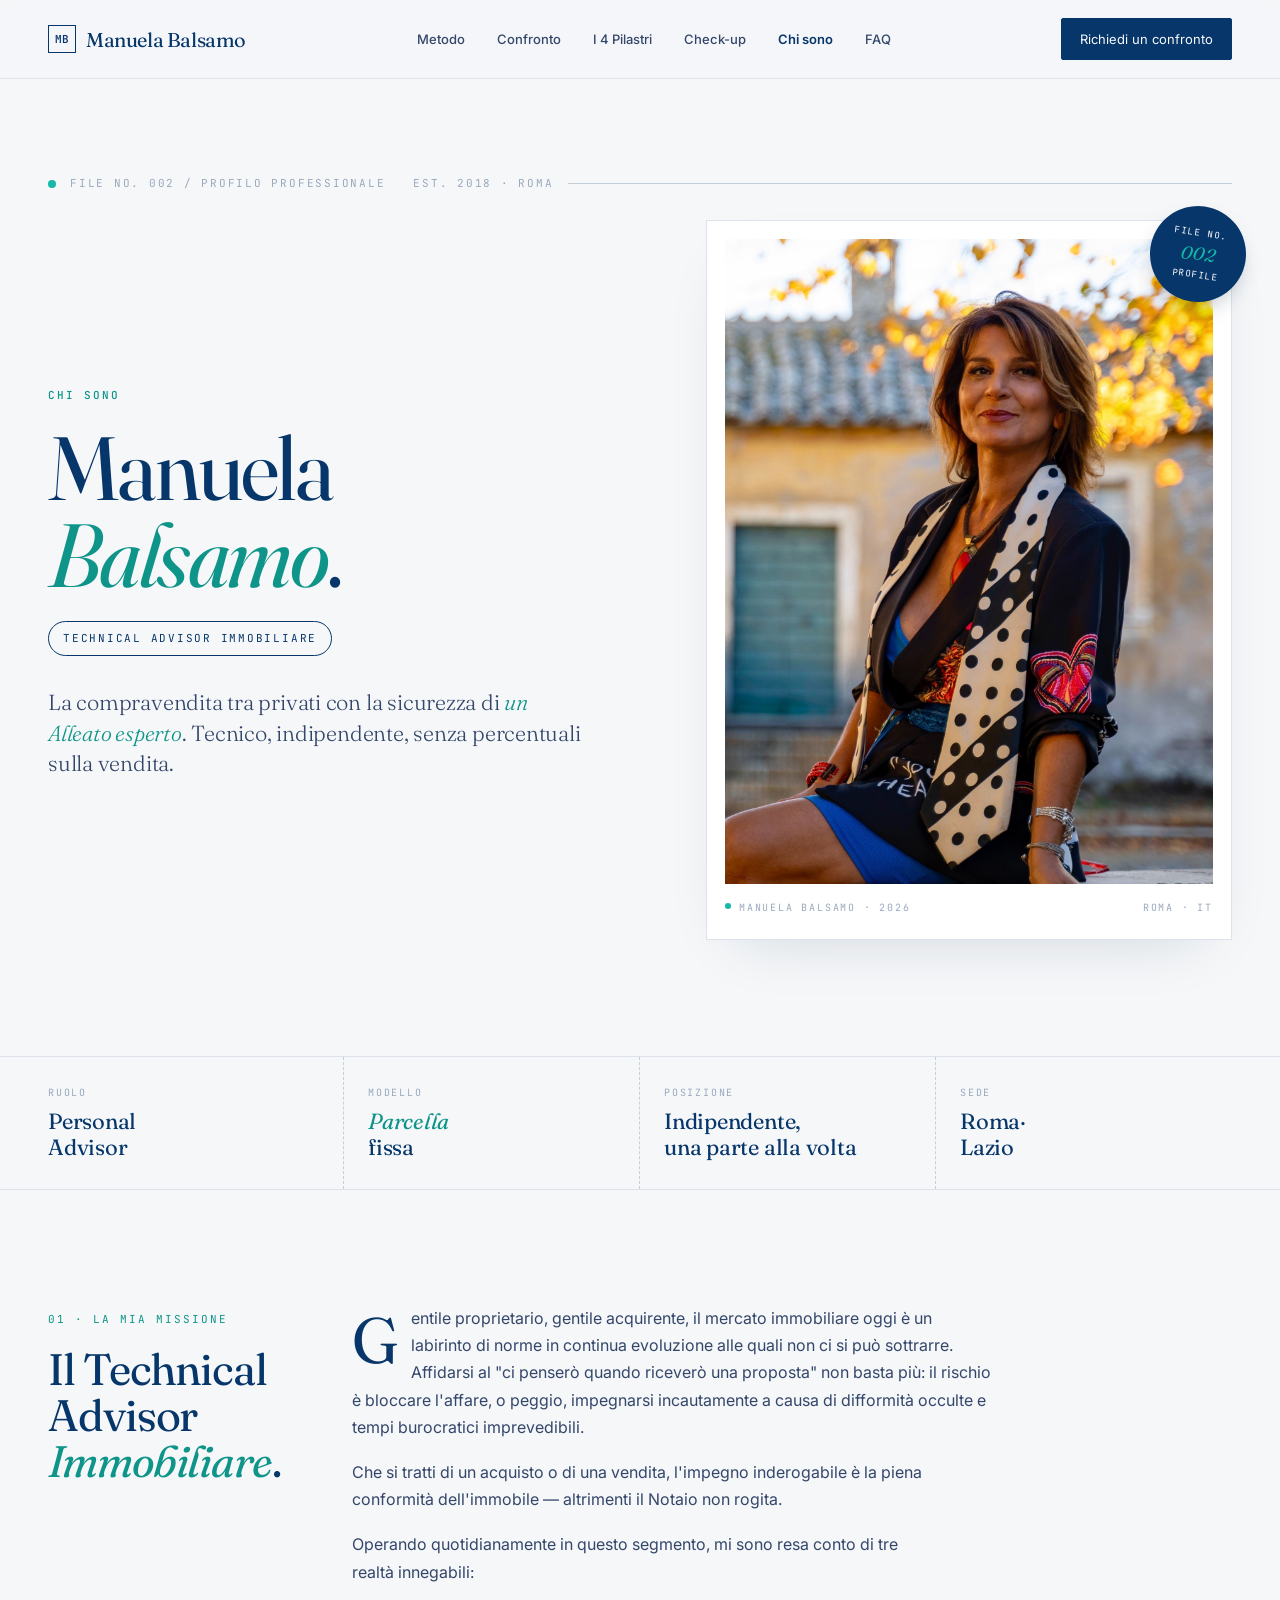
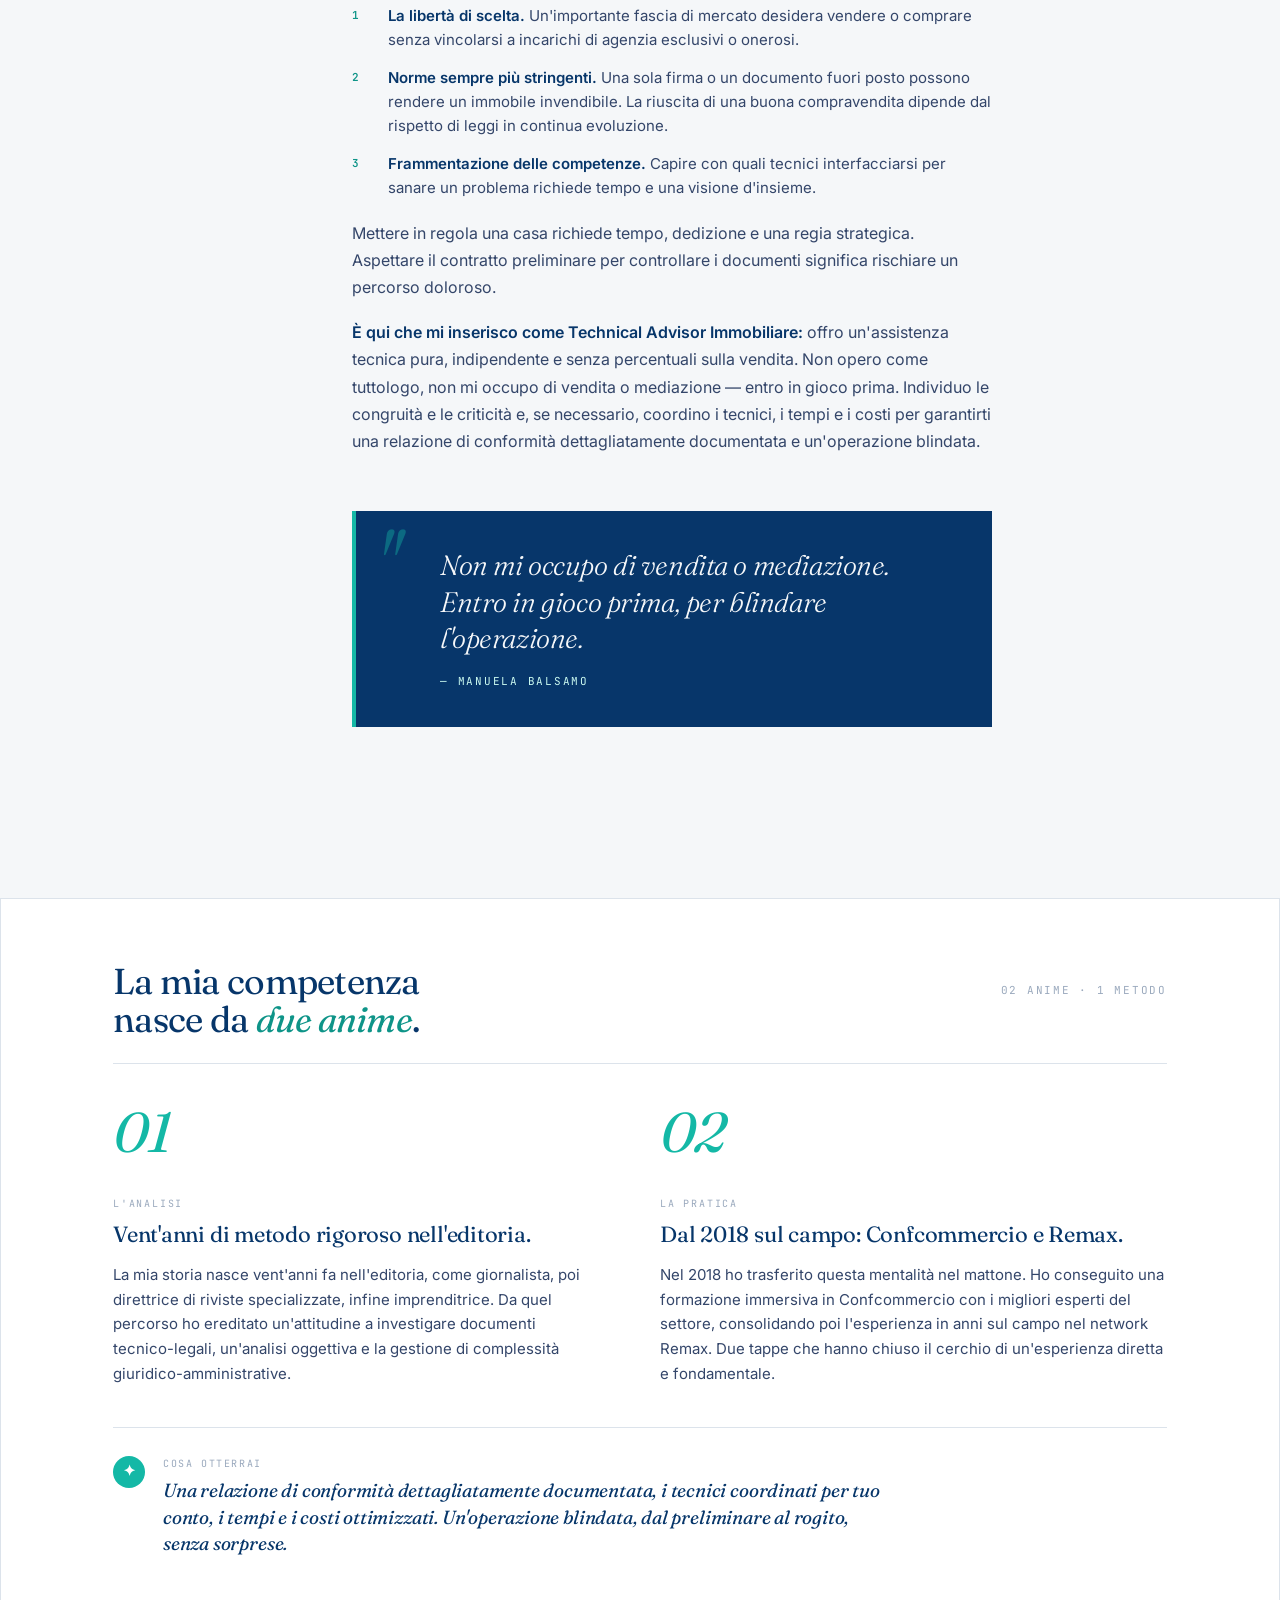
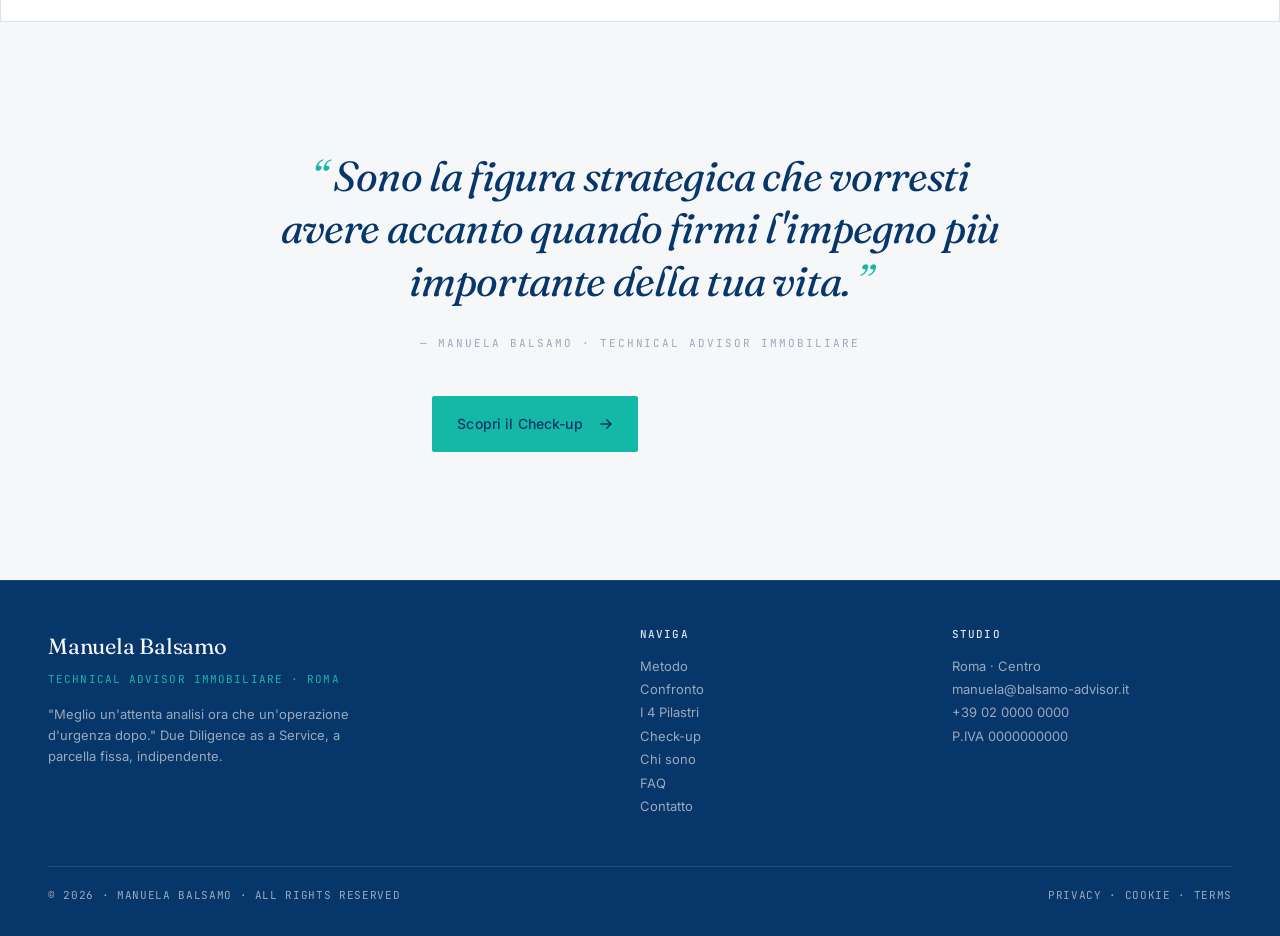
<file: chi-sono.html>
<!doctype html>
<html lang="it">
<head>
  <meta charset="utf-8" />
  <meta name="viewport" content="width=device-width, initial-scale=1" />
  <title>Chi sono · Manuela Balsamo · Technical Advisor Immobiliare</title>
  <meta name="description" content="Manuela Balsamo, Technical Advisor Immobiliare indipendente. Assistenza tecnica pura, parcella fissa, due diligence preventiva." />

  <link rel="preconnect" href="https://fonts.googleapis.com" />
  <link rel="preconnect" href="https://fonts.gstatic.com" crossorigin />
  <link href="https://fonts.googleapis.com/css2?family=Fraunces:ital,opsz,wght@0,9..144,300..600;1,9..144,300..500&family=Inter:wght@400;500;600&family=JetBrains+Mono:wght@400;500&display=swap" rel="stylesheet" />

  <link rel="stylesheet" href="styles.css" />

  <style>
    /* ===== Chi sono · light biographical page ===== */
    body.chi-sono { background: var(--ice-50); color: var(--ink-900); }

    .cs-page {
      max-width: var(--max-w);
      margin: 0 auto;
      padding: 0 var(--gutter);
    }

    /* HERO */
    .cs-hero {
      padding: clamp(48px, 8vw, 96px) 0 clamp(56px, 9vw, 120px);
      position: relative;
    }
    .cs-hero__grid {
      display: grid;
      grid-template-columns: 1.05fr 0.95fr;
      gap: clamp(32px, 6vw, 88px);
      align-items: center;
    }
    .cs-hero__copy {
      max-width: 56ch;
    }
    .cs-hero__file {
      display: flex; align-items: center; gap: 14px;
      font-family: var(--mono);
      font-size: 11px;
      letter-spacing: 0.16em;
      text-transform: uppercase;
      color: var(--blueprint);
      margin-bottom: 28px;
    }
    .cs-hero__file::after {
      content: "";
      flex: 1;
      height: 1px;
      background: var(--ice-300);
    }
    .cs-hero__file .dot {
      width: 8px; height: 8px;
      border-radius: 50%;
      background: var(--teal-500);
    }
    .cs-hero__eyebrow {
      font-family: var(--mono);
      font-size: 11px;
      letter-spacing: 0.18em;
      text-transform: uppercase;
      color: var(--teal-600);
      font-weight: 500;
    }
    .cs-hero__name {
      font-family: var(--serif);
      font-size: clamp(48px, 7vw, 92px);
      line-height: 0.98;
      letter-spacing: -0.028em;
      margin-top: 18px;
      color: var(--navy-900);
    }
    .cs-hero__name em {
      font-style: italic;
      color: var(--teal-600);
    }
    .cs-hero__role {
      display: inline-block;
      margin-top: 22px;
      padding: 8px 14px;
      border: 1px solid var(--navy-900);
      border-radius: 999px;
      font-family: var(--mono);
      font-size: 11px;
      letter-spacing: 0.16em;
      text-transform: uppercase;
      color: var(--navy-900);
    }
    .cs-hero__lede {
      margin-top: 32px;
      font-family: var(--serif);
      font-size: clamp(20px, 1.7vw, 24px);
      line-height: 1.4;
      color: var(--ink-700);
      font-weight: 300;
      letter-spacing: -0.01em;
      max-width: 44ch;
    }
    .cs-hero__lede em {
      font-style: italic;
      color: var(--teal-600);
    }

    /* PHOTO */
    .cs-hero__photo {
      position: relative;
      align-self: stretch;
    }
    .cs-hero__photo-inner {
      position: relative;
      background: #fff;
      border: 1px solid var(--ice-200);
      padding: 18px 18px 24px;
      box-shadow: 0 24px 60px -32px rgba(11,31,58,0.18);
    }
    .cs-hero__photo-inner img {
      width: 100%;
      height: auto;
      display: block;
    }
    .cs-hero__photo-caption {
      display: flex;
      justify-content: space-between;
      align-items: center;
      margin-top: 16px;
      font-family: var(--mono);
      font-size: 10px;
      letter-spacing: 0.18em;
      text-transform: uppercase;
      color: var(--blueprint);
    }
    .cs-hero__photo-caption .dot {
      display: inline-block;
      width: 6px; height: 6px;
      border-radius: 50%;
      background: var(--teal-500);
      margin-right: 8px;
      vertical-align: 2px;
    }
    .cs-hero__photo-stamp {
      position: absolute;
      top: -14px;
      right: -14px;
      width: 96px; height: 96px;
      border-radius: 50%;
      background: var(--navy-900);
      color: #fff;
      display: flex;
      flex-direction: column;
      align-items: center;
      justify-content: center;
      font-family: var(--mono);
      font-size: 9px;
      letter-spacing: 0.18em;
      text-transform: uppercase;
      line-height: 1.4;
      text-align: center;
      transform: rotate(8deg);
      box-shadow: 0 10px 24px -10px rgba(11,31,58,0.4);
    }
    .cs-hero__photo-stamp strong {
      display: block;
      font-family: var(--serif);
      font-size: 18px;
      letter-spacing: -0.01em;
      text-transform: none;
      color: var(--teal-500);
      font-weight: 400;
      font-style: italic;
      margin: 2px 0;
    }

    /* Section divider */
    .cs-meta-bar {
      display: grid;
      grid-template-columns: repeat(4, 1fr);
      gap: 0;
      border-top: 1px solid var(--ice-200);
      border-bottom: 1px solid var(--ice-200);
      margin: 0 calc(-1 * var(--gutter));
      padding: 0 var(--gutter);
    }
    .cs-meta-bar__cell {
      padding: 28px 0;
      border-right: 1px dashed var(--ice-300);
    }
    .cs-meta-bar__cell:last-child { border-right: none; }
    .cs-meta-bar__cell:not(:first-child) { padding-left: 24px; }
    .cs-meta-bar__label {
      font-family: var(--mono);
      font-size: 10px;
      letter-spacing: 0.18em;
      text-transform: uppercase;
      color: var(--blueprint);
      margin-bottom: 8px;
    }
    .cs-meta-bar__value {
      font-family: var(--serif);
      font-size: 22px;
      letter-spacing: -0.01em;
      color: var(--navy-900);
      line-height: 1.2;
    }
    .cs-meta-bar__value em {
      font-style: italic;
      color: var(--teal-600);
    }

    /* BODY */
    .cs-body {
      padding: clamp(64px, 9vw, 120px) 0;
      display: grid;
      grid-template-columns: 240px 1fr;
      gap: clamp(32px, 5vw, 80px);
      align-items: start;
    }
    .cs-body__head {
      position: sticky;
      top: 90px;
    }
    .cs-body__index {
      font-family: var(--mono);
      font-size: 11px;
      letter-spacing: 0.18em;
      text-transform: uppercase;
      color: var(--teal-600);
    }
    .cs-body__title {
      font-family: var(--serif);
      font-size: clamp(32px, 4vw, 44px);
      line-height: 1.05;
      letter-spacing: -0.025em;
      margin-top: 16px;
      color: var(--navy-900);
    }
    .cs-body__title em { font-style: italic; color: var(--teal-600); }

    .cs-prose {
      max-width: 64ch;
      font-family: var(--sans);
      font-size: 16px;
      line-height: 1.7;
      color: var(--ink-700);
    }
    .cs-prose p { margin-bottom: 18px; }
    .cs-prose p:last-child { margin-bottom: 0; }
    .cs-prose strong { color: var(--navy-900); font-weight: 600; }
    .cs-realities {
      list-style: none;
      padding: 0;
      margin: 0 0 20px;
      display: flex;
      flex-direction: column;
      gap: 14px;
      counter-reset: realities;
    }
    .cs-realities li {
      counter-increment: realities;
      position: relative;
      padding-left: 36px;
      font-size: 15px;
      line-height: 1.6;
      color: var(--ink-700);
    }
    .cs-realities li::before {
      content: counter(realities);
      position: absolute;
      left: 0;
      top: 3px;
      font-family: var(--mono);
      font-size: 11px;
      color: var(--teal-600);
      font-weight: 600;
      letter-spacing: 0.08em;
    }
    .cs-prose .dropcap::first-letter {
      font-family: var(--serif);
      font-size: 64px;
      float: left;
      line-height: 0.9;
      padding: 6px 12px 0 0;
      color: var(--navy-900);
      font-weight: 400;
    }

    /* Pull quote */
    .cs-pullquote {
      margin: 56px 0;
      padding: 36px 40px;
      background: var(--navy-900);
      color: var(--ice-50);
      position: relative;
      border-left: 4px solid var(--teal-500);
    }
    .cs-pullquote__mark {
      position: absolute;
      top: 12px;
      left: 18px;
      font-family: var(--serif);
      font-style: italic;
      font-size: 80px;
      line-height: 1;
      color: var(--teal-500);
      opacity: 0.4;
    }
    .cs-pullquote__text {
      font-family: var(--serif);
      font-size: clamp(22px, 2.2vw, 28px);
      line-height: 1.3;
      letter-spacing: -0.015em;
      font-style: italic;
      font-weight: 300;
      padding-left: 44px;
      max-width: 36ch;
    }
    .cs-pullquote__attr {
      display: block;
      margin-top: 16px;
      padding-left: 44px;
      font-family: var(--mono);
      font-size: 11px;
      letter-spacing: 0.16em;
      text-transform: uppercase;
      font-style: normal;
      color: var(--teal-100);
    }

    /* I due fattori */
    .cs-factors {
      background: #fff;
      border: 1px solid var(--ice-200);
      padding: clamp(40px, 5vw, 64px);
      margin: 0 calc(-1 * var(--gutter));
    }
    .cs-factors__inner {
      max-width: var(--max-w);
      margin: 0 auto;
      padding: 0 var(--gutter);
    }
    .cs-factors__head {
      display: flex;
      align-items: baseline;
      justify-content: space-between;
      gap: 24px;
      margin-bottom: 40px;
      padding-bottom: 24px;
      border-bottom: 1px solid var(--ice-200);
    }
    .cs-factors__head h3 {
      font-family: var(--serif);
      font-size: clamp(26px, 3vw, 36px);
      letter-spacing: -0.02em;
      color: var(--navy-900);
      max-width: 24ch;
    }
    .cs-factors__head h3 em { font-style: italic; color: var(--teal-600); }
    .cs-factors__count {
      font-family: var(--mono);
      font-size: 11px;
      letter-spacing: 0.16em;
      text-transform: uppercase;
      color: var(--blueprint);
      white-space: nowrap;
    }

    .cs-factors__grid {
      display: grid;
      grid-template-columns: repeat(2, 1fr);
      gap: 40px;
    }
    .cs-factor {
      position: relative;
      padding-top: 36px;
    }
    .cs-factor__num {
      position: absolute;
      top: 0;
      font-family: var(--serif);
      font-size: 56px;
      line-height: 1;
      color: var(--teal-500);
      font-style: italic;
      letter-spacing: -0.02em;
    }
    .cs-factor__num-label {
      font-family: var(--mono);
      font-size: 10px;
      letter-spacing: 0.18em;
      text-transform: uppercase;
      color: var(--blueprint);
      margin-bottom: 10px;
      padding-top: 56px;
    }
    .cs-factor__title {
      font-family: var(--serif);
      font-size: 22px;
      line-height: 1.25;
      letter-spacing: -0.01em;
      color: var(--navy-900);
      margin-bottom: 14px;
    }
    .cs-factor__body {
      font-family: var(--sans);
      font-size: 15px;
      line-height: 1.65;
      color: var(--ink-700);
    }

    /* Closing CTA */
    .cs-closing {
      padding: clamp(72px, 10vw, 140px) 0;
      text-align: center;
    }
    .cs-closing__quote {
      font-family: var(--serif);
      font-style: italic;
      font-size: clamp(26px, 3.4vw, 42px);
      line-height: 1.25;
      letter-spacing: -0.02em;
      color: var(--navy-900);
      max-width: 28ch;
      margin: 0 auto;
    }
    .cs-closing__quote::before,
    .cs-closing__quote::after {
      content: "\201C";
      color: var(--teal-500);
      font-family: var(--serif);
    }
    .cs-closing__quote::after { content: "\201D"; }
    .cs-closing__sign {
      margin-top: 28px;
      font-family: var(--mono);
      font-size: 11px;
      letter-spacing: 0.18em;
      text-transform: uppercase;
      color: var(--blueprint);
    }
    .cs-closing__cta-row {
      margin-top: 44px;
      display: flex;
      gap: 16px;
      justify-content: center;
      flex-wrap: wrap;
    }

    /* Inline arrow svg helper */
    .icon-arrow {
      display: inline-block;
      width: 14px; height: 14px;
      vertical-align: -2px;
      margin-left: 6px;
    }

    /* Responsive */
    @media (max-width: 900px) {
      .cs-hero__grid { grid-template-columns: 1fr; }
      .cs-hero__photo { order: -1; max-width: 380px; margin: 0 auto; }
      .cs-meta-bar { grid-template-columns: repeat(2, 1fr); }
      .cs-meta-bar__cell:nth-child(2) { border-right: none; }
      .cs-meta-bar__cell:nth-child(3),
      .cs-meta-bar__cell:nth-child(4) { border-top: 1px dashed var(--ice-300); }
      .cs-body { grid-template-columns: 1fr; }
      .cs-body__head { position: static; }
      .cs-factors__grid { grid-template-columns: 1fr; gap: 28px; }
    }
  </style>
</head>
<body class="chi-sono">

  <!-- ===== NAV ===== -->
  <nav class="nav" id="cs-nav">
    <div class="nav__inner">
      <a href="index.html#top" class="nav__brand">
        <span class="nav__brand-mark">MB</span>
        <span>Manuela&nbsp;Balsamo</span>
      </a>
      <div class="nav__links">
        <a href="index.html#metodo">Metodo</a>
        <a href="index.html#confronto">Confronto</a>
        <a href="index.html#stress">I 4 Pilastri</a>
        <a href="index.html#checkup">Check-up</a>
        <a href="chi-sono.html" style="color: var(--navy-900); font-weight: 600;">Chi sono</a>
        <a href="index.html#faq">FAQ</a>
      </div>
      <a href="index.html#contatto" class="nav__cta">Richiedi un confronto</a>
      <button class="nav__burger" aria-label="Apri menu" onclick="document.getElementById('cs-nav').classList.toggle('nav--open')">
        <span></span><span></span><span></span>
      </button>
    </div>
  </nav>

  <main class="cs-page">

    <!-- ===== HERO ===== -->
    <section class="cs-hero">
      <div class="cs-hero__file">
        <span class="dot"></span>
        FILE NO. 002 / PROFILO PROFESSIONALE
        <span style="margin-left:auto; padding-left:14px;">EST. 2018 · ROMA</span>
      </div>

      <div class="cs-hero__grid">
        <div class="cs-hero__copy">
          <span class="cs-hero__eyebrow">CHI SONO</span>
          <h1 class="cs-hero__name">
            Manuela<br>
            <em>Balsamo</em>.
          </h1>
          <span class="cs-hero__role">Technical Advisor Immobiliare</span>
          <p class="cs-hero__lede">
            La compravendita tra privati con la sicurezza di
            <em>un Alleato esperto</em>. Tecnico, indipendente,
            senza percentuali sulla vendita.
          </p>
        </div>

        <div class="cs-hero__photo">
          <div class="cs-hero__photo-inner">
            <img src="assets/manuela-ritratto.jpeg" alt="Manuela Balsamo, Technical Advisor Immobiliare">
            <div class="cs-hero__photo-caption">
              <span><span class="dot"></span>MANUELA BALSAMO · 2026</span>
              <span>ROMA · IT</span>
            </div>
          </div>
          <div class="cs-hero__photo-stamp">
            FILE NO.
            <strong>002</strong>
            PROFILE
          </div>
        </div>
      </div>
    </section>

    <!-- ===== META BAR ===== -->
    <div class="cs-meta-bar">
      <div class="cs-meta-bar__cell">
        <div class="cs-meta-bar__label">RUOLO</div>
        <div class="cs-meta-bar__value">Personal<br>Advisor</div>
      </div>
      <div class="cs-meta-bar__cell">
        <div class="cs-meta-bar__label">MODELLO</div>
        <div class="cs-meta-bar__value"><em>Parcella</em><br>fissa</div>
      </div>
      <div class="cs-meta-bar__cell">
        <div class="cs-meta-bar__label">POSIZIONE</div>
        <div class="cs-meta-bar__value">Indipendente,<br>una parte alla volta</div>
      </div>
      <div class="cs-meta-bar__cell">
        <div class="cs-meta-bar__label">SEDE</div>
        <div class="cs-meta-bar__value">Roma·<br>Lazio</div>
      </div>
    </div>

    <!-- ===== BODY ===== -->
    <section class="cs-body">
      <div class="cs-body__head">
        <span class="cs-body__index">01 · LA MIA MISSIONE</span>
        <h2 class="cs-body__title">Il Technical Advisor <em>Immobiliare</em>.</h2>
      </div>

      <div class="cs-prose">
        <p class="dropcap">
          Gentile proprietario, gentile acquirente, il mercato immobiliare oggi è un labirinto
          di norme in continua evoluzione alle quali non ci si può sottrarre. Affidarsi al
          "ci penserò quando riceverò una proposta" non basta più: il rischio è bloccare
          l'affare, o peggio, impegnarsi incautamente a causa di difformità occulte e tempi
          burocratici imprevedibili.
        </p>
        <p>
          Che si tratti di un acquisto o di una vendita, l'impegno inderogabile è la piena
          conformità dell'immobile — altrimenti il Notaio non rogita.
        </p>
        <p>
          Operando quotidianamente in questo segmento, mi sono resa conto di tre realtà
          innegabili:
        </p>

        <ol class="cs-realities">
          <li>
            <strong>La libertà di scelta.</strong> Un'importante fascia di mercato desidera
            vendere o comprare senza vincolarsi a incarichi di agenzia esclusivi o onerosi.
          </li>
          <li>
            <strong>Norme sempre più stringenti.</strong> Una sola firma o un documento fuori
            posto possono rendere un immobile invendibile. La riuscita di una buona
            compravendita dipende dal rispetto di leggi in continua evoluzione.
          </li>
          <li>
            <strong>Frammentazione delle competenze.</strong> Capire con quali tecnici
            interfacciarsi per sanare un problema richiede tempo e una visione d'insieme.
          </li>
        </ol>

        <p>
          Mettere in regola una casa richiede tempo, dedizione e una regia strategica.
          Aspettare il contratto preliminare per controllare i documenti significa rischiare
          un percorso doloroso.
        </p>
        <p>
          <strong>È qui che mi inserisco come Technical Advisor Immobiliare:</strong> offro
          un'assistenza tecnica pura, indipendente e senza percentuali sulla vendita. Non
          opero come tuttologo, non mi occupo di vendita o mediazione — entro in gioco prima.
          Individuo le congruità e le criticità e, se necessario, coordino i tecnici, i tempi
          e i costi per garantirti una relazione di conformità dettagliatamente documentata e
          un'operazione blindata.
        </p>

        <div class="cs-pullquote">
          <span class="cs-pullquote__mark">"</span>
          <div class="cs-pullquote__text">Non mi occupo di vendita o mediazione. Entro in gioco prima, per blindare l'operazione.</div>
          <span class="cs-pullquote__attr">— Manuela Balsamo</span>
        </div>
      </div>
    </section>

    <!-- ===== I DUE FATTORI ===== -->
    <section class="cs-factors">
      <div class="cs-factors__inner">
        <div class="cs-factors__head">
          <h3>La mia competenza nasce da <em>due anime</em>.</h3>
          <div class="cs-factors__count">02 ANIME · 1 METODO</div>
        </div>

        <div class="cs-factors__grid">
          <div class="cs-factor">
            <div class="cs-factor__num">01</div>
            <div class="cs-factor__num-label">L'ANALISI</div>
            <h4 class="cs-factor__title">Vent'anni di metodo rigoroso nell'editoria.</h4>
            <p class="cs-factor__body">
              La mia storia nasce vent'anni fa nell'editoria, come giornalista, poi direttrice
              di riviste specializzate, infine imprenditrice. Da quel percorso ho ereditato
              un'attitudine a investigare documenti tecnico-legali, un'analisi oggettiva e la
              gestione di complessità giuridico-amministrative.
            </p>
          </div>

          <div class="cs-factor">
            <div class="cs-factor__num">02</div>
            <div class="cs-factor__num-label">LA PRATICA</div>
            <h4 class="cs-factor__title">Dal 2018 sul campo: Confcommercio e Remax.</h4>
            <p class="cs-factor__body">
              Nel 2018 ho trasferito questa mentalità nel mattone. Ho conseguito una
              formazione immersiva in Confcommercio con i migliori esperti del settore,
              consolidando poi l'esperienza in anni sul campo nel network Remax. Due tappe
              che hanno chiuso il cerchio di un'esperienza diretta e fondamentale.
            </p>
          </div>
        </div>

        <div style="margin-top: 40px; padding-top: 28px; border-top: 1px solid var(--ice-200); display: flex; gap: 18px; align-items: flex-start;">
          <div style="flex-shrink: 0; width: 32px; height: 32px; border-radius: 50%; background: var(--teal-500); color: #fff; display: flex; align-items: center; justify-content: center; font-family: var(--mono); font-size: 15px; font-weight: 600;">✦</div>
          <div>
            <div style="font-family: var(--mono); font-size: 10px; letter-spacing: 0.16em; text-transform: uppercase; color: var(--blueprint); margin-bottom: 6px;">COSA OTTERRAI</div>
            <p style="font-family: var(--serif); font-size: 19px; line-height: 1.4; letter-spacing: -0.01em; color: var(--navy-900); font-style: italic; max-width: 60ch;">
              Una relazione di conformità dettagliatamente documentata, i tecnici coordinati
              per tuo conto, i tempi e i costi ottimizzati. Un'operazione blindata, dal
              preliminare al rogito, senza sorprese.
            </p>
          </div>
        </div>
      </div>
    </section>

    <!-- ===== CLOSING ===== -->
    <section class="cs-closing">
      <p class="cs-closing__quote">
        Sono la figura strategica che vorresti avere accanto quando firmi l'impegno più importante della tua vita.
      </p>
      <div class="cs-closing__sign">— MANUELA BALSAMO · TECHNICAL ADVISOR IMMOBILIARE</div>

      <div class="cs-closing__cta-row">
        <a href="index.html#checkup" class="btn btn--primary">
          Scopri il Check-up
          <svg class="icon-arrow" viewBox="0 0 14 14" fill="none" stroke="currentColor" stroke-width="1.5"><path d="M2 7h10M8 3l4 4-4 4" stroke-linecap="square"></path></svg>
        </a>
        <a href="index.html#contatto" class="btn btn--outline">
          Richiedi un confronto
        </a>
      </div>
    </section>

  </main>

  <!-- ===== FOOTER ===== -->
  <footer class="footer">
    <div class="container">
      <div class="footer__inner">
        <div>
          <div class="footer__brand">Manuela Balsamo</div>
          <div class="footer__tag">TECHNICAL ADVISOR IMMOBILIARE · ROMA</div>
          <p style="margin-top: 16px; max-width: 42ch; font-size: 13px; line-height: 1.6; color: var(--blueprint);">
            "Meglio un'attenta analisi ora che un'operazione d'urgenza dopo." Due Diligence as a Service, a parcella fissa, indipendente.
          </p>
        </div>
        <div class="footer__col">
          <h4>Naviga</h4>
          <a href="index.html#metodo">Metodo</a>
          <a href="index.html#confronto">Confronto</a>
          <a href="index.html#stress">I 4 Pilastri</a>
          <a href="index.html#checkup">Check-up</a>
          <a href="chi-sono.html">Chi sono</a>
          <a href="index.html#faq">FAQ</a>
          <a href="index.html#contatto">Contatto</a>
        </div>
        <div class="footer__col">
          <h4>Studio</h4>
          <p>Roma · Centro</p>
          <p>manuela@balsamo-advisor.it</p>
          <p>+39 02 0000 0000</p>
          <p>P.IVA 0000000000</p>
        </div>
      </div>
      <div class="footer__bottom">
        <span>© 2026 · MANUELA BALSAMO · ALL RIGHTS RESERVED</span>
        <span>PRIVACY · COOKIE · TERMS</span>
      </div>
    </div>
  </footer>

</body>
</html>
</file>
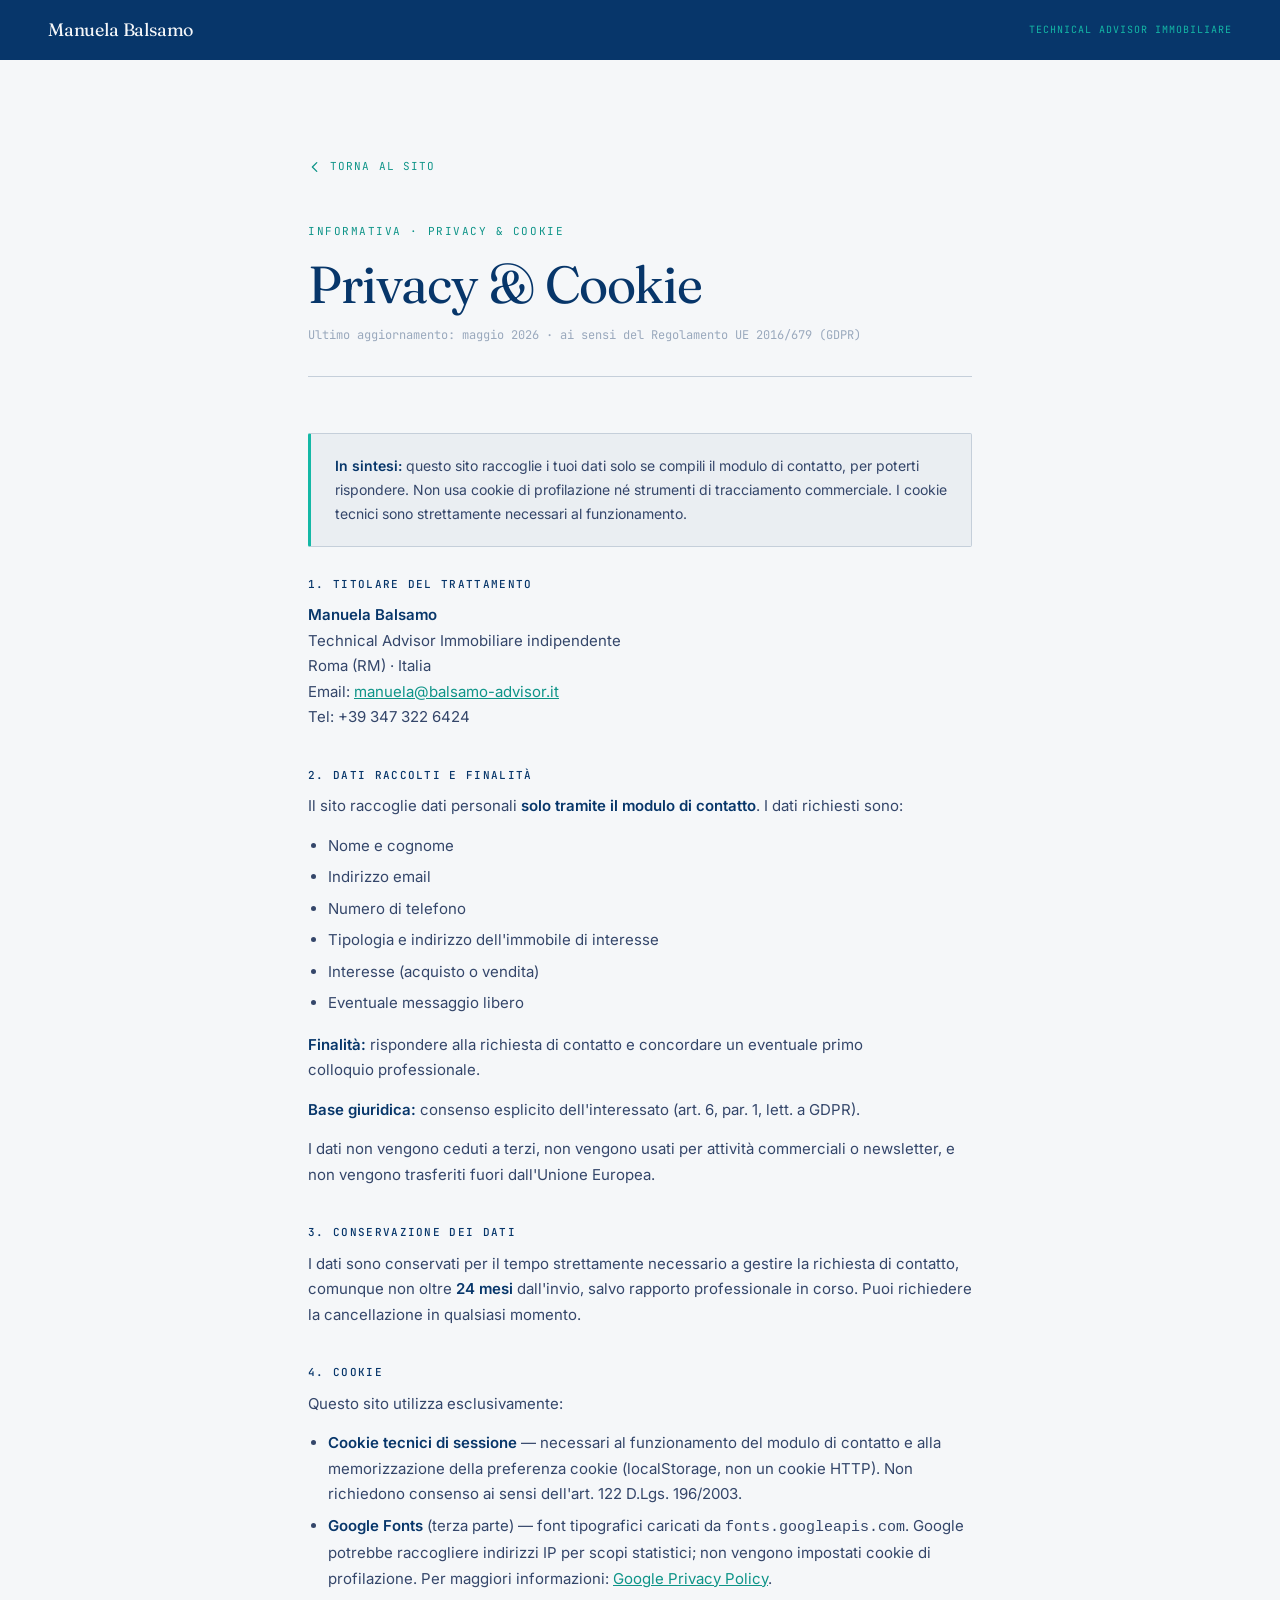
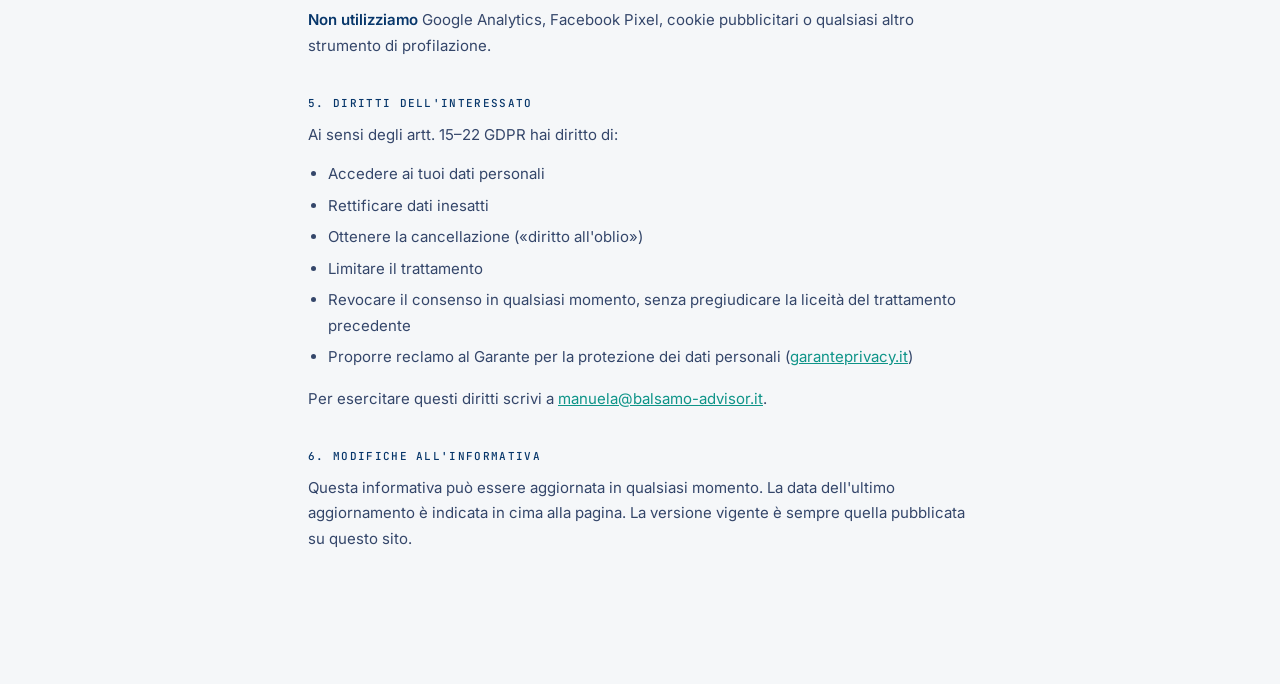
<file: privacy.html>
<!DOCTYPE html>
<html lang="it">
<head>
  <meta charset="utf-8" />
  <meta name="viewport" content="width=device-width, initial-scale=1" />
  <title>Privacy & Cookie · Manuela Balsamo Advisor</title>
  <meta name="description" content="Informativa sul trattamento dei dati personali e sull'utilizzo dei cookie — Manuela Balsamo, Technical Advisor Immobiliare." />
  <meta name="robots" content="noindex, follow" />

  <link rel="preconnect" href="https://fonts.googleapis.com" />
  <link rel="preconnect" href="https://fonts.gstatic.com" crossorigin="" />
  <link href="https://fonts.googleapis.com/css2?family=Fraunces:ital,opsz,wght@0,9..144,300..600;1,9..144,300..500&family=Inter:wght@400;500;600&family=JetBrains+Mono:wght@400;500&display=swap" rel="stylesheet" />
  <link rel="stylesheet" href="styles.css" />

  <style>
    .priv-wrap {
      max-width: 760px;
      margin: 0 auto;
      padding: clamp(48px, 8vw, 96px) var(--gutter) clamp(72px, 10vw, 120px);
    }
    .priv-back {
      display: inline-flex;
      align-items: center;
      gap: 8px;
      font-family: var(--mono);
      font-size: 11px;
      letter-spacing: 0.1em;
      text-transform: uppercase;
      color: var(--blueprint);
      text-decoration: none;
      margin-bottom: 48px;
      transition: color 160ms ease;
    }
    .priv-back:hover { color: var(--teal-600); }
    .priv-back svg { width: 14px; height: 14px; flex-shrink: 0; }

    .priv-eyebrow {
      font-family: var(--mono);
      font-size: 11px;
      letter-spacing: 0.14em;
      text-transform: uppercase;
      color: var(--teal-600);
      margin-bottom: 16px;
      display: block;
    }
    .priv-wrap h1 {
      font-family: var(--serif);
      font-size: clamp(32px, 5vw, 52px);
      font-weight: 400;
      letter-spacing: -0.02em;
      color: var(--navy-900);
      line-height: 1.1;
      margin-bottom: 12px;
    }
    .priv-updated {
      font-family: var(--mono);
      font-size: 12px;
      color: var(--blueprint);
      margin-bottom: 56px;
      display: block;
      border-bottom: 1px solid var(--ice-300);
      padding-bottom: 32px;
    }
    .priv-wrap h2 {
      font-family: var(--mono);
      font-size: 11px;
      letter-spacing: 0.12em;
      text-transform: uppercase;
      color: var(--navy-900);
      font-weight: 500;
      margin: 40px 0 12px;
    }
    .priv-wrap h2:first-of-type { margin-top: 0; }
    .priv-wrap p {
      font-size: 15px;
      line-height: 1.7;
      color: var(--ink-700);
      margin-bottom: 14px;
    }
    .priv-wrap ul {
      margin: 0 0 16px 0;
      padding-left: 20px;
    }
    .priv-wrap li {
      font-size: 15px;
      line-height: 1.7;
      color: var(--ink-700);
      margin-bottom: 6px;
    }
    .priv-wrap a { color: var(--teal-600); }
    .priv-wrap strong { color: var(--navy-900); font-weight: 600; }

    .priv-box {
      background: var(--ice-100);
      border: 1px solid var(--ice-300);
      border-left: 3px solid var(--teal-500);
      padding: 20px 24px;
      border-radius: 2px;
      margin: 32px 0;
    }
    .priv-box p { margin: 0; font-size: 14px; }

    /* nav-bar minimale */
    .priv-nav {
      background: var(--navy-900);
      padding: 16px var(--gutter);
      display: flex;
      align-items: center;
      justify-content: space-between;
    }
    .priv-nav__brand {
      font-family: var(--serif);
      font-size: 18px;
      color: var(--ice-50);
      text-decoration: none;
      letter-spacing: -0.01em;
    }
    .priv-nav__tag {
      font-family: var(--mono);
      font-size: 10px;
      letter-spacing: 0.1em;
      text-transform: uppercase;
      color: var(--teal-500);
    }
  </style>
</head>
<body>

  <nav class="priv-nav">
    <a href="index.html" class="priv-nav__brand">Manuela Balsamo</a>
    <span class="priv-nav__tag">Technical Advisor Immobiliare</span>
  </nav>

  <div class="priv-wrap">

    <a href="index.html" class="priv-back">
      <svg viewBox="0 0 16 16" fill="none" stroke="currentColor" stroke-width="1.5" stroke-linecap="round" stroke-linejoin="round">
        <path d="M10 3L5 8l5 5"/>
      </svg>
      Torna al sito
    </a>

    <span class="priv-eyebrow">Informativa · Privacy &amp; Cookie</span>
    <h1>Privacy &amp; Cookie</h1>
    <span class="priv-updated">Ultimo aggiornamento: maggio 2026 · ai sensi del Regolamento UE 2016/679 (GDPR)</span>

    <div class="priv-box">
      <p><strong>In sintesi:</strong> questo sito raccoglie i tuoi dati solo se compili il modulo di contatto, per poterti rispondere. Non usa cookie di profilazione né strumenti di tracciamento commerciale. I cookie tecnici sono strettamente necessari al funzionamento.</p>
    </div>

    <!-- 1 -->
    <h2>1. Titolare del trattamento</h2>
    <p>
      <strong>Manuela Balsamo</strong><br>
      Technical Advisor Immobiliare indipendente<br>
      Roma (RM) · Italia<br>
      Email: <a href="mailto:manuela@balsamo-advisor.it">manuela@balsamo-advisor.it</a><br>
      Tel: +39 347 322 6424
    </p>

    <!-- 2 -->
    <h2>2. Dati raccolti e finalità</h2>
    <p>Il sito raccoglie dati personali <strong>solo tramite il modulo di contatto</strong>. I dati richiesti sono:</p>
    <ul>
      <li>Nome e cognome</li>
      <li>Indirizzo email</li>
      <li>Numero di telefono</li>
      <li>Tipologia e indirizzo dell'immobile di interesse</li>
      <li>Interesse (acquisto o vendita)</li>
      <li>Eventuale messaggio libero</li>
    </ul>
    <p><strong>Finalità:</strong> rispondere alla richiesta di contatto e concordare un eventuale primo colloquio professionale.</p>
    <p><strong>Base giuridica:</strong> consenso esplicito dell'interessato (art. 6, par. 1, lett. a GDPR).</p>
    <p>I dati non vengono ceduti a terzi, non vengono usati per attività commerciali o newsletter, e non vengono trasferiti fuori dall'Unione Europea.</p>

    <!-- 3 -->
    <h2>3. Conservazione dei dati</h2>
    <p>I dati sono conservati per il tempo strettamente necessario a gestire la richiesta di contatto, comunque non oltre <strong>24 mesi</strong> dall'invio, salvo rapporto professionale in corso. Puoi richiedere la cancellazione in qualsiasi momento.</p>

    <!-- 4 -->
    <h2>4. Cookie</h2>
    <p>Questo sito utilizza esclusivamente:</p>
    <ul>
      <li>
        <strong>Cookie tecnici di sessione</strong> — necessari al funzionamento del modulo di contatto e alla memorizzazione della preferenza cookie (localStorage, non un cookie HTTP). Non richiedono consenso ai sensi dell'art. 122 D.Lgs. 196/2003.
      </li>
      <li>
        <strong>Google Fonts</strong> (terza parte) — font tipografici caricati da <code>fonts.googleapis.com</code>. Google potrebbe raccogliere indirizzi IP per scopi statistici; non vengono impostati cookie di profilazione. Per maggiori informazioni: <a href="https://policies.google.com/privacy" target="_blank" rel="noopener">Google Privacy Policy</a>.
      </li>
    </ul>
    <p><strong>Non utilizziamo</strong> Google Analytics, Facebook Pixel, cookie pubblicitari o qualsiasi altro strumento di profilazione.</p>

    <!-- 5 -->
    <h2>5. Diritti dell'interessato</h2>
    <p>Ai sensi degli artt. 15–22 GDPR hai diritto di:</p>
    <ul>
      <li>Accedere ai tuoi dati personali</li>
      <li>Rettificare dati inesatti</li>
      <li>Ottenere la cancellazione («diritto all'oblio»)</li>
      <li>Limitare il trattamento</li>
      <li>Revocare il consenso in qualsiasi momento, senza pregiudicare la liceità del trattamento precedente</li>
      <li>Proporre reclamo al Garante per la protezione dei dati personali (<a href="https://www.garanteprivacy.it" target="_blank" rel="noopener">garanteprivacy.it</a>)</li>
    </ul>
    <p>Per esercitare questi diritti scrivi a <a href="mailto:manuela@balsamo-advisor.it">manuela@balsamo-advisor.it</a>.</p>

    <!-- 6 -->
    <h2>6. Modifiche all'informativa</h2>
    <p>Questa informativa può essere aggiornata in qualsiasi momento. La data dell'ultimo aggiornamento è indicata in cima alla pagina. La versione vigente è sempre quella pubblicata su questo sito.</p>

  </div>

</body>
</html>
</file>
<file: styles.css>
/* ========== Manuela Balsamo · Technical Advisor Immobiliare ========== */
/* Design system: "Shield" + "Cream Luxury" theme via [data-theme] */

:root, html[data-theme="shield"] {
  /* Technical Shield (default) — palette schiarita per più respiro su mobile */
  --navy-900: #07366A;   /* main dark bg — electric blue family (#1980F0) */
  --navy-800: #0A4F99;   /* card / form bg */
  --navy-700: #0D67C9;   /* hover / accents */
  --navy-600: #1980F0;   /* brightest navy — pure accent blue */
  --ice-50:   #F5F7F9;
  --ice-100:  #EAEEF2;
  --ice-200:  #DCE3EB;
  --ice-300:  #C5CFDA;
  --blueprint:#9AA9BD;   /* mono muted text — slight lift for contrast on lighter navy */
  --teal-500: #14B8A6;
  --teal-600: #0E9488;
  --teal-100: #CCFBF1;
  --warn-500: #F59E0B;
  --ink-900:  #0F1E36;
  --ink-700:  #34466A;
  --ink-500:  #5A6B82;
}

/* Cream Luxury — panna, beige, marroncino caldo, accento bronzo (schiarita) */
html[data-theme="cream"] {
  --navy-900: #3D2F23;   /* warm coffee, used as "deep" ink/bg — was #2B221A */
  --navy-800: #4D3D2F;
  --navy-700: #5F4D3C;
  --navy-600: #7D6B5A;
  --ice-50:   #F7F1E6;   /* panna */
  --ice-100:  #F1E9DA;
  --ice-200:  #E6DCC8;
  --ice-300:  #D6C8AE;
  --blueprint:#A89478;   /* warm taupe */
  --teal-500: #B5853C;   /* bronzo / accent */
  --teal-600: #946A2A;
  --teal-100: #EFE2C9;
  --warn-500: #C28E3F;
  --ink-900:  #3D2F23;
  --ink-700:  #6B5847;
  --ink-500:  #8A7660;
}

:root {
  /* Type */
  --serif: 'Fraunces', 'Cormorant Garamond', Georgia, serif;
  --sans:  'Inter', -apple-system, BlinkMacSystemFont, 'Segoe UI', sans-serif;
  --mono:  'JetBrains Mono', 'SF Mono', Menlo, monospace;

  /* Layout */
  --max-w: 1280px;
  --gutter: clamp(20px, 4vw, 48px);
  --section-y: clamp(72px, 10vw, 140px);
}

* { box-sizing: border-box; margin: 0; padding: 0; }

html {
  scroll-behavior: smooth;
  overflow-x: clip;
}

body {
  font-family: var(--sans);
  background: var(--ice-50);
  color: var(--ink-900);
  line-height: 1.55;
  font-size: 16px;
  -webkit-font-smoothing: antialiased;
  text-rendering: optimizeLegibility;
  overflow-x: clip;
  width: 100%;
}

img { max-width: 100%; display: block; }

/* ===== Typography ===== */
h1, h2, h3, h4 {
  font-family: var(--serif);
  font-weight: 400;
  letter-spacing: -0.02em;
  line-height: 1.05;
  text-wrap: balance;
}

.eyebrow {
  font-family: var(--mono);
  font-size: 11px;
  letter-spacing: 0.14em;
  text-transform: uppercase;
  color: var(--teal-600);
  font-weight: 500;
}

.eyebrow--light { color: var(--teal-500); }
.eyebrow--muted { color: var(--blueprint); }

.label-mono {
  font-family: var(--mono);
  font-size: 11px;
  letter-spacing: 0.08em;
  text-transform: uppercase;
  color: var(--blueprint);
  font-weight: 500;
}

p { text-wrap: pretty; color: var(--ink-700); }

/* ===== Layout primitives ===== */
.container {
  max-width: var(--max-w);
  margin: 0 auto;
  padding-left: var(--gutter);
  padding-right: var(--gutter);
}

.section {
  padding-top: var(--section-y);
  padding-bottom: var(--section-y);
}

.section--navy {
  background: var(--navy-900);
  color: var(--ice-50);
}
.section--navy p { color: var(--ice-200); }
.section--navy h1, .section--navy h2, .section--navy h3 { color: var(--ice-50); }

.section-head {
  display: grid;
  grid-template-columns: 1fr;
  gap: 24px;
  margin-bottom: 56px;
  border-top: 1px solid var(--ice-200);
  padding-top: 24px;
}
.section--navy .section-head { border-top-color: rgba(255,255,255,0.12); }

.section-head__meta {
  display: flex;
  justify-content: space-between;
  gap: 16px;
  flex-wrap: wrap;
  align-items: baseline;
}

.section-head h2 {
  font-size: clamp(36px, 5vw, 64px);
  max-width: 22ch;
}

.section-head__lede {
  font-size: 17px;
  max-width: 56ch;
  margin-top: 8px;
}

/* ===== Buttons ===== */
.btn {
  display: inline-flex;
  align-items: center;
  gap: 10px;
  padding: 16px 24px;
  font-family: var(--sans);
  font-size: 14px;
  font-weight: 500;
  letter-spacing: 0.01em;
  border: 1px solid transparent;
  border-radius: 2px;
  cursor: pointer;
  transition: all 180ms ease;
  text-decoration: none;
  white-space: nowrap;
}

.btn--primary {
  background: var(--teal-500);
  color: var(--navy-900);
  border-color: var(--teal-500);
}
.btn--primary:hover {
  background: var(--teal-600);
  border-color: var(--teal-600);
  transform: translateY(-1px);
}

.btn--outline {
  background: transparent;
  color: var(--ice-50);
  border-color: rgba(255,255,255,0.3);
}
.btn--outline:hover {
  border-color: var(--ice-50);
  background: rgba(255,255,255,0.05);
}

.btn--dark {
  background: var(--navy-900);
  color: var(--ice-50);
}
.btn--dark:hover { background: var(--navy-800); }

.btn__arrow {
  width: 14px;
  height: 14px;
  display: inline-block;
}

/* ===== Nav ===== */
.nav {
  position: sticky;
  top: 0;
  z-index: 50;
  background: rgba(244, 246, 248, 0.85);
  backdrop-filter: saturate(140%) blur(12px);
  -webkit-backdrop-filter: saturate(140%) blur(12px);
  border-bottom: 1px solid var(--ice-200);
}
.nav__inner {
  max-width: var(--max-w);
  margin: 0 auto;
  padding: 18px var(--gutter);
  display: flex;
  align-items: center;
  justify-content: space-between;
  gap: 24px;
}
.nav__brand {
  font-family: var(--serif);
  font-size: 20px;
  letter-spacing: -0.02em;
  color: var(--navy-900);
  text-decoration: none;
  display: flex;
  align-items: center;
  gap: 10px;
}
.nav__brand-mark {
  width: 28px; height: 28px;
  border: 1.5px solid var(--navy-900);
  display: grid; place-items: center;
  font-family: var(--mono);
  font-size: 11px;
  font-weight: 600;
  letter-spacing: 0;
}
.nav__links {
  display: flex;
  gap: 32px;
  align-items: center;
}
.nav__links a {
  font-family: var(--sans);
  font-size: 13px;
  color: var(--ink-700);
  text-decoration: none;
  font-weight: 500;
  transition: color 160ms ease;
}
.nav__links a:hover { color: var(--navy-900); }

.nav__cta {
  font-family: var(--sans);
  font-size: 13px;
  padding: 10px 18px;
  border: 1px solid var(--navy-900);
  background: var(--navy-900);
  color: var(--ice-50);
  text-decoration: none;
  border-radius: 2px;
  transition: all 160ms ease;
}
.nav__cta:hover { background: var(--navy-800); }

/* "Contatto" link — hidden on desktop (CTA button covers it), shown in mobile drawer */
.nav__contatto-mobile { display: none; }

@media (max-width: 760px) {
  .nav__links { display: none; }
}

/* Burger button — hidden on desktop, shown on mobile */
.nav__burger { display: none; }

/* ===== MOBILE OPTIMIZATIONS (≤ 760px) ===== */
@media (max-width: 760px) {
  /* Nav · burger menu */
  .nav__inner {
    padding: 14px var(--gutter);
    gap: 12px;
  }
  .nav__cta { display: none; }
  .nav__burger {
    display: flex;
    flex-direction: column;
    justify-content: space-between;
    width: 28px;
    height: 22px;
    background: transparent;
    border: none;
    cursor: pointer;
    padding: 0;
    z-index: 60;
    position: relative;
  }
  .nav__burger span {
    display: block;
    width: 100%;
    height: 2px;
    background: var(--navy-900);
    transition: transform 220ms ease, opacity 180ms ease;
    transform-origin: center;
  }
  .nav--open .nav__burger span:nth-child(1) { transform: translateY(10px) rotate(45deg); }
  .nav--open .nav__burger span:nth-child(2) { opacity: 0; }
  .nav--open .nav__burger span:nth-child(3) { transform: translateY(-10px) rotate(-45deg); }

  .nav--open .nav__links {
    display: flex !important;
    flex-direction: column;
    align-items: flex-start;
    gap: 0;
    position: fixed;
    top: 60px;
    left: 0; right: 0;
    background: var(--ice-50);
    padding: 24px var(--gutter) 40px;
    border-bottom: 1px solid var(--ice-200);
    box-shadow: 0 20px 40px -20px rgba(11,31,58,0.18);
    z-index: 55;
  }
  .nav--open .nav__links a {
    width: 100%;
    padding: 18px 0;
    border-bottom: 1px solid var(--ice-200);
    font-family: var(--serif);
    font-size: 22px;
    letter-spacing: -0.01em;
    color: var(--navy-900);
  }
  .nav--open .nav__links a:last-child { border-bottom: none; }
  .nav--open .nav__contatto-mobile {
    display: block;
    color: var(--teal-600);
    font-weight: 500;
  }

  /* Hero · split */
  .hero__inner { padding-left: var(--gutter); padding-right: var(--gutter); }
  .hero--split .hero__inner {
    padding-top: 56px;
    padding-bottom: 56px;
    gap: 36px;
  }
  .hero__topbar {
    flex-direction: column;
    align-items: flex-start;
    gap: 6px;
    margin-bottom: 32px;
    font-size: 10px;
  }
  .hero__topbar > div { font-size: 10px !important; }
  .hero__h1,
  .hero--split .hero__h1 {
    font-size: clamp(32px, 9vw, 44px) !important;
    width: auto !important;
    max-width: none;
  }
  .hero__sub {
    font-size: 15px !important;
    margin-top: 20px;
    max-width: none;
  }
  .hero__cta-row {
    flex-direction: column;
    align-items: stretch;
    margin-top: 28px;
  }
  .hero__cta-row .btn {
    width: 100%;
    justify-content: center;
    padding: 14px 20px;
  }

  /* Hero · cutout image */
  .hero__image-wrap--cutout {
    aspect-ratio: 3/4;
    max-height: 480px;
    margin: 0 auto;
    width: 100%;
  }
  .hero__image-wrap--cutout img {
    width: 92% !important;
    margin-right: -3%;
  }
  .hero__cutout-tag {
    top: 4% !important;
    left: 2% !important;
    font-size: 9px !important;
    padding: 8px 10px !important;
  }
  .hero__cutout-tag span { font-size: 9px !important; }
  .hero__cutout-stamp {
    right: -1%;
    bottom: 12%;
    padding: 10px 12px;
  }
  .hero__cutout-stamp .stamp-num { font-size: 18px; }

  /* Hero · metrics → swipe carousel su mobile */
  .hero__metrics {
    grid-template-columns: 1fr !important;
    gap: 0;
    margin-top: 40px;
  }
  .hero__metric {
    border-right: none !important;
    border-bottom: 1px solid rgba(255,255,255,0.1);
    padding: 20px 0;
  }
  .hero__metric:last-child { border-bottom: none; }
  .hero__metric-num { font-size: 32px !important; }
  .hero__metric-label { font-size: 11px !important; }

  /* Section · spacing & heads */
  .section { padding-top: 64px; padding-bottom: 64px; }
  .section-head { margin-bottom: 36px; padding-top: 18px; }
  .section-head h2 { font-size: clamp(28px, 7vw, 38px) !important; }
  .section-head__lede { font-size: 15px; }
  .section-head__meta { flex-direction: column; align-items: flex-start; gap: 8px; }

  /* Compare table · 2 colonne (Agente · Advisor) */
  .compare__table {
    grid-template-columns: 1fr 1fr;
    border-left: 1px solid var(--ice-300);
    border-top: 1px solid var(--ice-300);
  }
  .compare__cell {
    border-right: 1px solid var(--ice-300);
    border-bottom: 1px solid var(--ice-300);
    padding: 14px 12px;
    font-size: 13.5px;
    line-height: 1.45;
    gap: 8px;
  }
  .compare__row-label {
    padding: 10px 12px;
    font-size: 10.5px;
    letter-spacing: 0.06em;
  }

  .compare__cell--header {
    padding: 18px 14px;
    font-size: 15px;
    min-height: auto;
    align-items: center;
    line-height: 1.2;
  }
  .compare__cell--header .label-mono {
    font-size: 10px;
    margin-bottom: 6px;
  }
  .compare__cell--header br { display: none; }

  .compare__icon { width: 14px; height: 14px; margin-top: 1px; }

  /* Pillars */
  .pillar {
    padding: 28px 22px 26px 26px;
    min-height: 0;
    gap: 18px;
  }
  .pillar__title { font-size: 22px; }
  .pillar__body { font-size: 14.5px; }
  .pillar__big-num { font-size: 110px; top: -16px; right: -4px; }

  /* Checkup */
  .checkup__shell { grid-template-columns: 1fr; }
  .checkup__intro { padding: 32px 24px; }
  .checkup__intro h3 { font-size: 24px; }
  .checkup__step {
    padding: 22px 24px;
    grid-template-columns: 1fr;
    gap: 8px;
  }
  .checkup__step-num { padding-top: 6px; font-size: 11px; }
  .checkup__step-title { font-size: 19px; }
  .checkup__cta { flex-direction: column; align-items: stretch; }
  .checkup__cta .btn { width: 100%; justify-content: center; }

  /* Bento */
  .bento { grid-template-columns: 1fr !important; gap: 12px; }
  .bento__cell { padding: 22px 20px 22px 24px; }
  .bento__cell--w2 { grid-column: span 1 !important; }
  .bento__title { font-size: 22px !important; }
  .bento__body { font-size: 14px; }
  .bento__big-num { font-size: 110px; top: -16px; right: -4px; }

  /* Trust */
  .trust__grid { grid-template-columns: 1fr; }
  .trust__image-wrap { max-width: 100%; aspect-ratio: 4/5; }
  .trust__content h2 { font-size: 30px !important; max-width: none; }
  .trust__content > p { font-size: 15px; }
  .trust__principle {
    grid-template-columns: 1fr;
    gap: 6px;
    padding: 16px 0;
  }
  .trust__principle-text strong { font-size: 17px; }
  .trust__principle-text span { font-size: 14px; }

  /* FAQ */
  .faq__q {
    font-size: 18px;
    padding: 22px 0;
    gap: 14px;
  }
  .faq__q-mark { width: 24px; height: 24px; }
  .faq__a { font-size: 14.5px; }
  .faq__item[data-open="true"] .faq__a {
    max-height: 600px;
    padding-bottom: 22px;
  }

  /* Contact */
  .contact__grid { grid-template-columns: 1fr; }
  .contact__intro h2 { font-size: 32px; max-width: none; }
  .contact__intro p { font-size: 15px; }
  .contact__detail span:last-child { font-size: 16px; }
  .form { padding: 24px; gap: 18px; }
  .form__row { grid-template-columns: 1fr; gap: 16px; }
  .form__submit-row { flex-direction: column; align-items: stretch; }
  .form__submit-row .btn { width: 100%; justify-content: center; }
  .form__legal { max-width: none; text-align: center; }

  /* Footer */
  .footer { padding: 36px 0 24px; }
  .footer__inner { grid-template-columns: 1fr; gap: 28px; }
  .footer__bottom { flex-direction: column; align-items: flex-start; }
}

/* very small phones */
@media (max-width: 380px) {
  :root { --gutter: 18px; }
  .hero__h1,
  .hero--split .hero__h1 { font-size: 28px !important; }
  .section-head h2 { font-size: 26px !important; }
}

/* ===== Hero ===== */
.hero {
  background: var(--navy-900);
  color: var(--ice-50);
  position: relative;
  overflow: hidden;
}

.hero__grid-bg {
  position: absolute;
  inset: 0;
  background-image:
    linear-gradient(rgba(255,255,255,0.04) 1px, transparent 1px),
    linear-gradient(90deg, rgba(255,255,255,0.04) 1px, transparent 1px);
  background-size: 64px 64px;
  pointer-events: none;
  mask-image: radial-gradient(ellipse 80% 60% at 50% 40%, black 40%, transparent 100%);
  -webkit-mask-image: radial-gradient(ellipse 80% 60% at 50% 40%, black 40%, transparent 100%);
}

.hero__inner {
  max-width: var(--max-w);
  margin: 0 auto;
  padding: clamp(80px, 14vw, 160px) var(--gutter) clamp(80px, 12vw, 140px);
  position: relative;
}

.hero__topbar {
  display: flex;
  justify-content: space-between;
  align-items: center;
  margin-bottom: clamp(48px, 8vw, 96px);
  border-top: 1px solid rgba(255,255,255,0.15);
  padding-top: 18px;
  font-family: var(--mono);
  font-size: 11px;
  letter-spacing: 0.1em;
  text-transform: uppercase;
  color: var(--blueprint);
}
.hero__topbar > div { display: flex; gap: 12px; align-items: center; }
.hero__topbar .dot {
  width: 6px; height: 6px;
  background: var(--teal-500);
  border-radius: 50%;
  display: inline-block;
}

.hero__h1 {
  font-size: clamp(40px, 6.5vw, 88px);
  font-weight: 400;
  line-height: 1.0;
  letter-spacing: -0.025em;
  max-width: 18ch;
  color: var(--ice-50);
}
.hero__h1 em {
  font-style: italic;
  color: var(--teal-500);
  font-weight: 400;
}

.hero__sub {
  margin-top: 28px;
  font-size: clamp(16px, 1.6vw, 19px);
  max-width: 50ch;
  color: var(--ice-200);
  line-height: 1.55;
}

.hero__cta-row {
  margin-top: 44px;
  display: flex;
  gap: 14px;
  flex-wrap: wrap;
}

.hero__metrics {
  margin-top: clamp(64px, 10vw, 120px);
  display: grid;
  grid-template-columns: repeat(4, 1fr);
  border-top: 1px solid rgba(255,255,255,0.15);
}
.hero__metric {
  padding: 28px 24px 0 0;
  border-right: 1px solid rgba(255,255,255,0.1);
}
.hero__metric:last-child { border-right: none; }
.hero__metric-num {
  font-family: var(--serif);
  font-size: clamp(28px, 3.5vw, 44px);
  font-weight: 400;
  color: var(--ice-50);
  line-height: 1;
  letter-spacing: -0.02em;
}
.hero__metric-num em {
  font-style: normal;
  color: var(--teal-500);
}
.hero__metric-label {
  margin-top: 10px;
  font-family: var(--mono);
  font-size: 10.5px;
  letter-spacing: 0.1em;
  text-transform: uppercase;
  color: var(--blueprint);
  line-height: 1.4;
}
@media (max-width: 760px) {
  .hero__metrics { grid-template-columns: repeat(2, 1fr); }
  .hero__metric { border-right: none; padding-right: 0; }
  .hero__metric:nth-child(odd) { border-right: 1px solid rgba(255,255,255,0.1); padding-right: 16px; }
}

/* Hero variant B: split with image */
.hero--split .hero__inner {
  display: grid;
  grid-template-columns: 1.1fr 0.9fr;
  gap: clamp(40px, 6vw, 80px);
  align-items: center;
  padding-top: clamp(60px, 10vw, 120px);
  padding-bottom: clamp(60px, 10vw, 120px);
}
.hero--split .hero__topbar { grid-column: 1 / -1; }
.hero--split .hero__metrics { grid-column: 1 / -1; }

/* Desktop split layout: text-top + text-bottom in col 1, image spans both rows in col 2 */
.hero--split .hero__text-top { grid-column: 1; align-self: end; }
.hero--split .hero__text-bottom { grid-column: 1; align-self: start; margin-top: 28px; }
.hero--split .hero__image-wrap--cutout { grid-column: 2; grid-row: span 2; }

/* Cutout (pop-out 3D) treatment */
.hero__image-wrap--cutout {
  position: relative;
  aspect-ratio: 4 / 5;
  overflow: visible;
  background: transparent;
  border: none;
  display: flex;
  align-items: flex-end;
  justify-content: center;
}
.hero__image-wrap--cutout::before {
  content: '';
  position: absolute;
  inset: 8% 6% 0 6%;
  background:
    radial-gradient(ellipse 60% 50% at 50% 30%, rgba(20,184,166,0.12), transparent 70%),
    linear-gradient(180deg, transparent 0%, rgba(255,255,255,0.04) 60%, transparent 100%);
  z-index: 0;
  pointer-events: none;
}
.hero__image-wrap--cutout::after {
  /* Soft contact shadow under the figure */
  content: '';
  position: absolute;
  bottom: -2%;
  left: 15%;
  right: 15%;
  height: 40px;
  background: radial-gradient(ellipse at center, rgba(0,0,0,0.55), transparent 70%);
  filter: blur(8px);
  z-index: 1;
  pointer-events: none;
}
.hero__image-wrap--cutout img {
  position: relative;
  z-index: 2;
  width: 112%;
  max-width: none;
  height: auto;
  margin-bottom: -4%;
  margin-right: -6%;
  filter:
    drop-shadow(0 30px 40px rgba(0,0,0,0.55))
    drop-shadow(0 8px 16px rgba(0,0,0,0.35));
  transform: translateY(0);
}

.hero__cutout-tag {
  position: absolute;
  top: 8%;
  left: -2%;
  z-index: 3;
  font-family: var(--mono);
  font-size: 10px;
  letter-spacing: 0.12em;
  text-transform: uppercase;
  color: var(--ice-50);
  background: rgba(7, 54, 106, 0.92);
  border: 1px solid rgba(255,255,255,0.18);
  padding: 10px 14px;
  display: flex;
  align-items: center;
  gap: 10px;
  backdrop-filter: blur(8px);
  -webkit-backdrop-filter: blur(8px);
}
.hero__cutout-tag .dot { width: 6px; height: 6px; background: var(--teal-500); border-radius: 50%; }

.hero__cutout-stamp {
  position: absolute;
  right: -2%;
  bottom: 18%;
  z-index: 3;
  font-family: var(--mono);
  letter-spacing: 0.12em;
  text-transform: uppercase;
  color: var(--ice-50);
  background: var(--teal-500);
  color: var(--navy-900);
  padding: 14px 18px;
  text-align: right;
  border: 1px solid rgba(0,0,0,0.1);
  box-shadow: 0 12px 28px rgba(0,0,0,0.35);
}
.hero__cutout-stamp .stamp-line {
  font-size: 9px;
  opacity: 0.75;
}
.hero__cutout-stamp .stamp-num {
  font-family: var(--serif);
  font-size: 22px;
  letter-spacing: -0.01em;
  text-transform: none;
  margin: 4px 0;
  line-height: 1;
}

.hero--split .hero__h1 { font-size: clamp(36px, 5vw, 68px); }
@media (max-width: 880px) {
  .hero--split .hero__inner { grid-template-columns: 1fr; }
  .hero--split .hero__text-top,
  .hero--split .hero__text-bottom,
  .hero--split .hero__image-wrap--cutout {
    grid-column: 1;
    grid-row: auto;
    align-self: auto;
  }
  .hero--split .hero__text-bottom { margin-top: 0; }
  .hero__image-wrap--cutout { aspect-ratio: 3/4; max-height: 560px; }
  .hero__image-wrap--cutout img { width: 90%; }
}

/* Hero variant D: dossier (diagonal split, white base) */
.hero--dossier {
  background: #fff;
  color: var(--ink-900);
  overflow: hidden;
}
.hero--dossier .hero__inner {
  padding-top: clamp(40px, 6vw, 76px);
  padding-bottom: clamp(48px, 7vw, 96px);
}
.hero__dossier-grid {
  position: relative;
  display: grid;
  grid-template-columns: 1.05fr 0.95fr;
  align-items: stretch;
  min-height: 540px;
  border: 1px solid var(--ice-200);
}

/* Left navy panel with diagonal right edge */
.hero__dossier-panel {
  position: relative;
  background: var(--navy-900);
  color: var(--ice-50);
  padding: clamp(36px, 4vw, 60px) clamp(60px, 6vw, 104px) clamp(36px, 4vw, 60px) clamp(32px, 3vw, 52px);
  clip-path: polygon(0 0, 100% 0, calc(100% - 88px) 100%, 0 100%);
  margin-right: -68px;
  z-index: 2;
  display: flex;
  flex-direction: column;
  justify-content: center;
}
.hero__dossier-panel .hero__grid-bg {
  mask-image: radial-gradient(ellipse 100% 85% at 35% 40%, black 45%, transparent 100%);
  -webkit-mask-image: radial-gradient(ellipse 100% 85% at 35% 40%, black 45%, transparent 100%);
}
.hero__dossier-panel-content { position: relative; z-index: 1; }
.hero--dossier .hero__topbar {
  margin-bottom: clamp(22px, 3vw, 36px);
  border-top: none;
  padding-top: 0;
}
.hero--dossier .hero__h1 { font-size: clamp(34px, 3.6vw, 56px); max-width: 15ch; }
.hero--dossier .hero__sub { max-width: 44ch; }

/* Right white panel with photo */
.hero__dossier-photo {
  position: relative;
  background: #fff;
  display: flex;
  align-items: flex-end;
  justify-content: center;
  overflow: hidden;
}
.hero__dossier-photo::before {
  content: '';
  position: absolute;
  inset: 0;
  background-image:
    linear-gradient(rgba(11,31,58,0.045) 1px, transparent 1px),
    linear-gradient(90deg, rgba(11,31,58,0.045) 1px, transparent 1px);
  background-size: 48px 48px;
  mask-image: radial-gradient(ellipse 80% 75% at 65% 55%, black 30%, transparent 100%);
  -webkit-mask-image: radial-gradient(ellipse 80% 75% at 65% 55%, black 30%, transparent 100%);
  pointer-events: none;
}
.hero__dossier-photo img {
  position: relative;
  z-index: 1;
  height: 100%;
  max-height: 540px;
  width: auto;
  max-width: 100%;
  object-fit: contain;
  object-position: bottom center;
}

/* Metrics band (mirrors the chi-sono meta bar for page coherence) */
.hero__dossier-meta {
  display: grid;
  grid-template-columns: repeat(4, 1fr);
  gap: clamp(24px, 4vw, 64px);
  align-items: start;
  margin-top: clamp(28px, 4vw, 44px);
}
.hero__dossier-meta .cell { min-width: 0; }
.hero__dossier-meta .num {
  font-family: var(--serif);
  font-size: clamp(40px, 4.6vw, 64px);
  letter-spacing: -0.035em;
  line-height: 0.85;
  color: var(--teal-600);
}
.hero__dossier-meta .num__pct {
  font-size: 0.42em;
  vertical-align: super;
  color: var(--teal-600);
  margin-left: 1px;
}
.hero__dossier-meta .num--accent { font-style: italic; }
.hero__dossier-meta .label {
  margin-top: 16px;
  padding-top: 12px;
  border-top: 1px solid var(--ice-300);
  font-family: var(--mono);
  font-size: clamp(12px, 1.1vw, 13.5px);
  letter-spacing: 0.04em;
  text-transform: uppercase;
  color: var(--ink-700);
  line-height: 1.55;
}

@media (max-width: 880px) {
  .hero__dossier-grid { grid-template-columns: 1fr; min-height: 0; }
  .hero__dossier-panel {
    clip-path: none;
    margin-right: 0;
    padding: clamp(32px, 7vw, 48px) clamp(24px, 6vw, 40px);
  }
  .hero__dossier-photo { aspect-ratio: 4 / 5; max-height: 460px; border-top: 1px solid var(--ice-200); }
  .hero__dossier-photo img { max-height: 100%; }
}
@media (max-width: 560px) {
  .hero__dossier-meta { grid-template-columns: repeat(2, 1fr); column-gap: clamp(20px, 6vw, 36px); row-gap: 28px; }
}

/* Hero variant C: data-driven */
.hero--data .hero__h1 { font-size: clamp(40px, 6vw, 76px); }
.hero__data-grid {
  margin-top: clamp(48px, 6vw, 80px);
  display: grid;
  grid-template-columns: repeat(3, 1fr);
  gap: 1px;
  background: rgba(255,255,255,0.1);
  border: 1px solid rgba(255,255,255,0.1);
}
.hero__data-cell {
  background: var(--navy-900);
  padding: 32px 28px;
  position: relative;
}
.hero__data-cell .num {
  font-family: var(--serif);
  font-size: clamp(48px, 7vw, 88px);
  line-height: 1;
  color: var(--ice-50);
  letter-spacing: -0.03em;
}
.hero__data-cell .num em {
  font-style: normal;
  color: var(--teal-500);
}
.hero__data-cell .num-suffix {
  font-family: var(--mono);
  font-size: 14px;
  color: var(--blueprint);
  margin-left: 4px;
  vertical-align: top;
}
.hero__data-cell .desc {
  margin-top: 16px;
  font-size: 14px;
  color: var(--ice-200);
  line-height: 1.5;
  max-width: 28ch;
}
.hero__data-cell .tag {
  position: absolute;
  top: 16px; right: 16px;
  font-family: var(--mono);
  font-size: 10px;
  letter-spacing: 0.1em;
  text-transform: uppercase;
  color: var(--blueprint);
}
@media (max-width: 760px) {
  .hero__data-grid { grid-template-columns: 1fr; }
}

/* ===== Comparison Table ===== */
.compare {
  background: var(--ice-50);
}
.compare__table {
  display: grid;
  grid-template-columns: 1fr 1fr;
  border-top: 1px solid var(--ice-300);
  border-left: 1px solid var(--ice-300);
}
.compare__cell {
  padding: 24px 28px;
  border-right: 1px solid var(--ice-300);
  border-bottom: 1px solid var(--ice-300);
  font-size: 15px;
  line-height: 1.5;
  display: flex;
  align-items: flex-start;
  gap: 12px;
}
.compare__cell--header {
  background: var(--navy-900);
  color: var(--ice-50);
  font-family: var(--serif);
  font-size: 22px;
  letter-spacing: -0.01em;
  padding: 28px;
  align-items: flex-end;
  min-height: 120px;
}
.compare__cell--header .label-mono {
  color: var(--blueprint);
  display: block;
  margin-bottom: 8px;
}
.compare__cell--header.compare__cell--accent {
  background: var(--teal-500);
  color: var(--navy-900);
}
.compare__cell--header.compare__cell--accent .label-mono { color: var(--navy-700); }

.compare__row-label {
  grid-column: 1 / -1;
  font-family: var(--mono);
  font-size: 12px;
  letter-spacing: 0.08em;
  text-transform: uppercase;
  color: var(--ice-50);
  background: var(--navy-900);
  font-weight: 500;
  padding: 12px 28px;
  border-right: 1px solid var(--ice-300);
  border-bottom: 1px solid var(--ice-300);
  border-top: 1px solid var(--teal-500);
  display: flex;
  align-items: center;
}

.compare__cell--good {
  background: #fff;
  color: var(--ink-900);
}
.compare__cell--bad {
  background: #fff;
  color: var(--ink-500);
}
.compare__icon {
  width: 18px; height: 18px;
  flex-shrink: 0;
  margin-top: 2px;
}
.compare__icon--check { color: var(--teal-600); }
.compare__icon--x     { color: #C44; opacity: 0.7; }

@media (max-width: 760px) {
  .compare__table { grid-template-columns: 1fr 1fr; }
}

/* ===== Cardinal — T.A.I. 5 punti cardine ===== */
.cardinal {
  background: var(--ice-50);
}
.cardinal__grid {
  display: grid;
  grid-template-columns: repeat(5, 1fr);
  border-top: 1px solid var(--ice-300);
  border-left: 1px solid var(--ice-300);
}
.cardinal__card {
  background: #fff;
  padding: 32px 28px 36px;
  border-right: 1px solid var(--ice-300);
  border-bottom: 1px solid var(--ice-300);
  display: flex;
  flex-direction: column;
  gap: 14px;
  position: relative;
  transition: background 200ms ease;
}
.cardinal__card:hover { background: var(--ice-50); }

.cardinal__top {
  display: flex;
  align-items: center;
  justify-content: space-between;
  margin-bottom: 4px;
}
.cardinal__icon {
  display: inline-flex;
  width: 44px;
  height: 44px;
  align-items: center;
  justify-content: center;
  color: var(--teal-600);
  border: 1px solid var(--ice-300);
  background: var(--ice-50);
}
.cardinal__num {
  font-family: var(--mono);
  font-size: 11px;
  letter-spacing: 0.14em;
  color: var(--blueprint);
  border: 1px solid var(--ice-300);
  padding: 4px 8px;
  background: #fff;
}
.cardinal__label {
  color: var(--teal-600);
  letter-spacing: 0.12em;
  font-size: 10.5px;
}
.cardinal__title {
  font-family: var(--serif);
  font-size: 22px;
  font-weight: 400;
  letter-spacing: -0.01em;
  color: var(--navy-900);
  line-height: 1.2;
  margin: 0;
}
.cardinal__body {
  font-size: 14.5px;
  color: var(--ink-700);
  line-height: 1.55;
  margin: 0;
}

@media (max-width: 1100px) {
  .cardinal__grid { grid-template-columns: repeat(3, 1fr); }
}
@media (max-width: 760px) {
  .cardinal__grid { grid-template-columns: 1fr 1fr; }
  .cardinal__card { padding: 22px 20px 26px; gap: 10px; }
  .cardinal__title { font-size: 19px; }
  .cardinal__body  { font-size: 13.5px; }
  .cardinal__icon  { width: 38px; height: 38px; }
}
@media (max-width: 480px) {
  .cardinal__grid { grid-template-columns: 1fr; }
}

/* ===== Cardinal · rows variant (horizontal stacked rows) ===== */
.cardinal__rows {
  border-top: 1px solid var(--ice-300);
  border-bottom: 1px solid var(--ice-300);
}
.cardinal__row {
  display: grid;
  grid-template-columns: 80px 76px 1fr;
  align-items: center;
  gap: 32px;
  padding: 28px 32px 28px 0;
  border-bottom: 1px solid var(--ice-300);
  background: #fff;
  transition: background 200ms ease;
}
.cardinal__row:last-child { border-bottom: none; }
.cardinal__row:hover { background: var(--ice-50); }

.cardinal__row-num {
  font-family: var(--mono);
  font-size: 11px;
  letter-spacing: 0.18em;
  color: var(--blueprint);
  padding: 0 0 0 32px;
  position: relative;
}
.cardinal__row-num::before {
  content: '';
  position: absolute;
  left: 0;
  top: 50%;
  width: 18px;
  height: 1px;
  background: var(--blueprint);
}

.cardinal__row-icon {
  display: inline-flex;
  width: 56px;
  height: 56px;
  align-items: center;
  justify-content: center;
  color: var(--teal-600);
  border: 1px solid var(--ice-300);
  background: var(--ice-50);
}

.cardinal__row-text {
  display: grid;
  grid-template-columns: 200px 1fr;
  gap: 32px;
  align-items: baseline;
}
.cardinal__row-text .cardinal__label {
  font-size: 10.5px;
  letter-spacing: 0.12em;
  color: var(--teal-600);
  align-self: center;
}
.cardinal__row-text .cardinal__title {
  font-family: var(--serif);
  font-size: 20px;
  font-weight: 400;
  letter-spacing: -0.01em;
  color: var(--navy-900);
  line-height: 1.25;
  margin: 0;
  grid-column: 1;
  grid-row: 2;
  align-self: start;
  margin-top: 4px;
}
.cardinal__row-text .cardinal__body {
  font-size: 14.5px;
  color: var(--ink-700);
  line-height: 1.55;
  margin: 0;
  grid-column: 2;
  grid-row: 1 / span 2;
}

@media (max-width: 900px) {
  .cardinal__row {
    grid-template-columns: 56px 1fr;
    gap: 20px;
    padding: 24px 20px 24px 0;
  }
  .cardinal__row-num {
    grid-column: 1 / -1;
    grid-row: 1;
    padding-left: 24px;
    margin-bottom: 4px;
  }
  .cardinal__row-num::before { width: 14px; }
  .cardinal__row-icon {
    grid-column: 1;
    grid-row: 2;
    width: 48px;
    height: 48px;
  }
  .cardinal__row-text {
    grid-column: 2;
    grid-row: 2;
    grid-template-columns: 1fr;
    gap: 6px;
  }
  .cardinal__row-text .cardinal__title { grid-column: 1; grid-row: auto; margin-top: 0; }
  .cardinal__row-text .cardinal__body  { grid-column: 1; grid-row: auto; }
}

/* ===== Pillars (4 stress points) ===== */
.pillars__grid {
  display: grid;
  grid-template-columns: repeat(4, 1fr);
  gap: 20px;
}
.pillar {
  position: relative;
  background: linear-gradient(180deg, rgba(76,101,146,0.22) 0%, rgba(37,64,106,0.45) 100%);
  border: 1px solid rgba(255,255,255,0.08);
  padding: 36px 30px 32px 34px;
  display: flex;
  flex-direction: column;
  gap: 20px;
  min-height: 380px;
  overflow: hidden;
  transition: background 200ms ease, border-color 200ms ease, transform 200ms ease;
  cursor: default;
}
.pillar::before {
  content: "";
  position: absolute;
  top: 0; bottom: 0; left: 0;
  width: 3px;
  background: var(--teal-500);
}
.pillar:hover {
  border-color: rgba(255,255,255,0.14);
  background: linear-gradient(180deg, rgba(76,101,146,0.32) 0%, rgba(37,64,106,0.55) 100%);
}
.pillar__big-num {
  position: absolute;
  top: -22px;
  right: -8px;
  font-family: var(--serif);
  font-weight: 300;
  font-size: 140px;
  line-height: 1;
  color: rgba(245,247,249,0.06);
  letter-spacing: -0.04em;
  pointer-events: none;
  user-select: none;
}
.pillar__num {
  position: relative;
  z-index: 1;
  font-family: var(--mono);
  font-size: 11px;
  letter-spacing: 0.16em;
  color: var(--teal-500);
  display: flex;
  align-items: center;
}
.pillar__title {
  position: relative;
  z-index: 1;
  font-family: var(--serif);
  font-size: 26px;
  line-height: 1.14;
  color: var(--ice-50);
  letter-spacing: -0.01em;
}
.pillar__body {
  position: relative;
  z-index: 1;
  font-size: 15.5px;
  color: var(--ice-200);
  line-height: 1.6;
  margin-top: auto;
  max-width: 38ch;
}
@media (max-width: 540px) {
  .pillar { padding: 32px 24px 28px 28px; min-height: 0; }
  .pillar__big-num { font-size: 120px; top: -18px; right: -6px; }
}
@media (max-width: 980px) { .pillars__grid { grid-template-columns: repeat(2, 1fr); } }
@media (max-width: 540px) { .pillars__grid { grid-template-columns: 1fr; } }

/* ===== Checkup (4 steps) ===== */
.checkup {
  background: var(--ice-50);
}
.checkup__shell {
  background: #fff;
  border: 1px solid var(--ice-300);
  display: grid;
  grid-template-columns: 1fr 1.4fr;
}
.checkup__intro {
  padding: 48px 44px;
  background: var(--navy-900);
  color: var(--ice-50);
  display: flex;
  flex-direction: column;
  gap: 24px;
  position: relative;
}
.checkup__intro::after {
  content: '';
  position: absolute;
  inset: 0;
  background-image:
    linear-gradient(rgba(255,255,255,0.04) 1px, transparent 1px),
    linear-gradient(90deg, rgba(255,255,255,0.04) 1px, transparent 1px);
  background-size: 32px 32px;
  pointer-events: none;
  opacity: 0.6;
}
.checkup__intro > * { position: relative; z-index: 1; }
.checkup__intro h3 {
  font-size: 32px;
  color: var(--ice-50);
  line-height: 1.1;
}
.checkup__intro p {
  font-size: 14px;
  color: var(--ice-200);
}
.checkup__report-tag {
  font-family: var(--mono);
  font-size: 10px;
  letter-spacing: 0.12em;
  text-transform: uppercase;
  color: var(--teal-500);
  display: flex; align-items: center; gap: 8px;
  border: 1px solid rgba(20, 184, 166, 0.4);
  padding: 8px 12px;
  align-self: flex-start;
}
.checkup__report-tag .dot { width: 6px; height: 6px; background: var(--teal-500); border-radius: 50%; }
.checkup__cta {
  display: flex;
  flex-direction: row;
  align-items: center;
  gap: 20px;
  flex-wrap: wrap;
}

.checkup__steps {
  display: flex;
  flex-direction: column;
}
.checkup__step {
  padding: 32px 44px;
  border-bottom: 1px solid var(--ice-200);
  display: grid;
  grid-template-columns: 64px 1fr;
  gap: 24px;
}
.checkup__step:last-child { border-bottom: none; }
.checkup__step-num {
  font-family: var(--mono);
  font-size: 12px;
  letter-spacing: 0.1em;
  color: var(--teal-600);
  border-top: 1px solid var(--teal-500);
  padding-top: 8px;
  font-weight: 500;
}
.checkup__step-title {
  font-family: var(--serif);
  font-size: 22px;
  line-height: 1.15;
  color: var(--navy-900);
  margin-bottom: 8px;
}
.checkup__step-body {
  font-size: 14.5px;
  color: var(--ink-700);
  line-height: 1.55;
}
@media (max-width: 880px) {
  .checkup__shell { grid-template-columns: 1fr; }
  .checkup__step { padding: 28px; grid-template-columns: 48px 1fr; gap: 16px; }
  .checkup__intro { padding: 36px 28px; }
}

/* ===== Checkup Diagram — architect's plate with 3D house render ===== */
.checkup-diagram {
  margin: 56px auto 0;
  max-width: 1200px;
}

.checkup-diagram__paper {
  position: relative;
  aspect-ratio: 1000 / 600;
  background-color: #FBFCFD;
  background-image:
    linear-gradient(rgba(60, 95, 145, 0.04) 1px, transparent 1px),
    linear-gradient(90deg, rgba(60, 95, 145, 0.04) 1px, transparent 1px),
    linear-gradient(rgba(60, 95, 145, 0.09) 1px, transparent 1px),
    linear-gradient(90deg, rgba(60, 95, 145, 0.09) 1px, transparent 1px);
  background-size: 10px 10px, 10px 10px, 50px 50px, 50px 50px;
  border: 1px solid var(--ice-300);
  overflow: hidden;
}

/* 3D house render — centered, transparent PNG so no mask needed */
.checkup-diagram__house {
  position: absolute;
  top: 50%;
  left: 50%;
  width: 64%;
  height: auto;
  transform: translate(-50%, -50%);
  object-fit: contain;
  pointer-events: none;
}

.checkup-diagram__svg {
  position: absolute;
  inset: 0;
  width: 100%;
  height: 100%;
  pointer-events: none;
}

/* SVG strokes */
.checkup-diagram__svg .sketch-ticks path {
  stroke: var(--navy-700);
  stroke-width: 1.4;
  fill: none;
  opacity: 0;
  transition: opacity 500ms ease 100ms;
}
.checkup.is-visible .sketch-ticks path { opacity: 0.6; }

.checkup-diagram__svg .sketch-connect {
  stroke: var(--navy-700);
  stroke-width: 1.4;
  fill: none;
  stroke-linecap: square;
  stroke-dasharray: 400;
  stroke-dashoffset: 400;
  transition: stroke-dashoffset 700ms cubic-bezier(0.65, 0.05, 0.35, 1);
  opacity: 0.85;
}
.checkup.is-visible .sketch-connect.c1 { stroke-dashoffset: 0; transition-delay: 300ms; }
.checkup.is-visible .sketch-connect.c2 { stroke-dashoffset: 0; transition-delay: 500ms; }
.checkup.is-visible .sketch-connect.c3 { stroke-dashoffset: 0; transition-delay: 700ms; }
.checkup.is-visible .sketch-connect.c4 { stroke-dashoffset: 0; transition-delay: 900ms; }

.checkup-diagram__svg .sketch-pin {
  fill: var(--teal-500);
  opacity: 0;
  transform: scale(0.4);
  transform-origin: center;
  transform-box: fill-box;
  transition: opacity 250ms ease, transform 250ms cubic-bezier(0.34, 1.56, 0.64, 1);
}
.checkup.is-visible .sketch-pin.p1 { opacity: 1; transform: scale(1); transition-delay: 900ms; }
.checkup.is-visible .sketch-pin.p2 { opacity: 1; transform: scale(1); transition-delay: 1100ms; }
.checkup.is-visible .sketch-pin.p3 { opacity: 1; transform: scale(1); transition-delay: 1300ms; }
.checkup.is-visible .sketch-pin.p4 { opacity: 1; transform: scale(1); transition-delay: 1500ms; }

/* Vignette cards float over the diagram at the 4 corners */
.checkup-vignette {
  position: absolute;
  width: 25%;
  padding: 22px 24px 56px;
  background: #FFFFFF;
  border: 1px solid var(--ice-300);
  box-shadow: 0 1px 0 var(--ice-200), 0 12px 24px -16px rgba(15, 30, 54, 0.18);
  display: flex;
  flex-direction: column;
  gap: 8px;
  opacity: 0;
  transform: translateY(10px);
  transition: opacity 600ms ease, transform 600ms cubic-bezier(0.2, 0.7, 0.3, 1);
}
.checkup-vignette--tl { top: 4%;    left:  2.5%; }
.checkup-vignette--tr { top: 4%;    right: 2.5%; }
.checkup-vignette--bl { bottom: 4%; left:  2.5%; }
.checkup-vignette--br { bottom: 4%; right: 2.5%; }

.checkup.is-visible .checkup-vignette--tl { opacity: 1; transform: none; transition-delay: 1100ms; }
.checkup.is-visible .checkup-vignette--tr { opacity: 1; transform: none; transition-delay: 1300ms; }
.checkup.is-visible .checkup-vignette--bl { opacity: 1; transform: none; transition-delay: 1500ms; }
.checkup.is-visible .checkup-vignette--br { opacity: 1; transform: none; transition-delay: 1700ms; }

.checkup-vignette__step {
  font-family: var(--mono);
  font-size: 11px;
  letter-spacing: 0.16em;
  text-transform: uppercase;
  color: var(--teal-600);
  font-weight: 500;
}
.checkup-vignette__title {
  font-family: var(--serif);
  font-size: 20px;
  line-height: 1.15;
  color: var(--navy-900);
  margin: 4px 0 4px;
  font-weight: 400;
  letter-spacing: -0.01em;
}
.checkup-vignette__body {
  font-size: 13.5px;
  line-height: 1.5;
  color: var(--ink-700);
  margin: 0;
}

.checkup-vignette__icon {
  position: absolute;
  bottom: 14px;
  left: 50%;
  transform: translateX(-50%);
  width: 38px;
  height: 38px;
  border-radius: 50%;
  background: var(--ice-50);
  border: 1.5px solid var(--teal-500);
  color: var(--teal-600);
  display: grid;
  place-items: center;
}
.checkup-vignette__icon svg {
  width: 20px;
  height: 20px;
}

/* Reduced motion */
@media (prefers-reduced-motion: reduce) {
  .checkup-diagram__svg .sketch-connect {
    stroke-dashoffset: 0 !important;
    transition: none !important;
  }
  .checkup-diagram__svg .sketch-pin,
  .checkup-vignette,
  .checkup-diagram__svg .sketch-ticks path {
    opacity: 1 !important;
    transform: none !important;
    transition: none !important;
  }
}

/* Tablet — tighten cards */
@media (max-width: 980px) {
  .checkup-vignette { width: 27%; padding: 16px 18px 50px; }
  .checkup-vignette__title { font-size: 17px; }
  .checkup-vignette__body { font-size: 12.5px; }
  .checkup-vignette__icon { width: 34px; height: 34px; }
  .checkup-vignette__icon svg { width: 18px; height: 18px; }
  .checkup-diagram__house { width: 52%; }
}

/* Mobile — stack vertically, house on top */
@media (max-width: 720px) {
  .checkup-diagram { margin-top: 40px; }
  .checkup-diagram__paper {
    aspect-ratio: auto;
    padding: 24px 16px 24px;
    border: 1px solid var(--ice-300);
    display: flex;
    flex-direction: column;
    align-items: stretch;
    gap: 16px;
  }
  .checkup-diagram__house {
    position: relative;
    top: auto; left: auto;
    transform: none;
    width: 86%;
    max-width: 420px;
    margin: 0 auto;
  }
  .checkup-diagram__svg { display: none; }
  .checkup-vignette {
    position: relative;
    width: 100%;
    max-width: 460px;
    margin: 0 auto;
    top: auto; left: auto; right: auto; bottom: auto;
    padding: 18px 20px 56px;
  }
}

/* ===== Bento Grid ===== */
/* Sezione "Otto situazioni reali" su sfondo verde acqua chiaro e luminoso */
.bento-section {
  background:
    radial-gradient(ellipse 80% 60% at 50% 0%, rgba(255,255,255,0.7), transparent 70%),
    linear-gradient(180deg, #E6FAF6 0%, #D6F4EE 100%);
}
.bento-section .eyebrow { color: var(--teal-600); }
.bento-section .label-mono { color: #5C8C84; }
.bento-section .section-head h2 { color: var(--navy-900); }

.bento {
  display: grid;
  grid-template-columns: repeat(4, 1fr);
  grid-auto-rows: minmax(200px, auto);
  gap: 16px;
}
.bento__cell {
  background: #ffffff;
  border: 1px solid rgba(20,184,166,0.18);
  border-radius: 4px;
  padding: 30px 28px 28px 32px;
  display: flex;
  flex-direction: column;
  gap: 16px;
  transition: all 200ms ease;
  position: relative;
  overflow: hidden;
  box-shadow: 0 14px 30px -22px rgba(13,80,72,0.45);
}
.bento__cell::before {
  content: "";
  position: absolute;
  top: 0; bottom: 0; left: 0;
  width: 3px;
  background: var(--teal-500);
}
.bento__cell:hover {
  border-color: var(--teal-500);
  transform: translateY(-3px);
  box-shadow: 0 22px 40px -24px rgba(13,80,72,0.55);
}
.bento__cell--dark {
  background: linear-gradient(180deg, var(--navy-800) 0%, var(--navy-900) 100%);
  color: var(--ice-50);
  border-color: var(--navy-900);
}
.bento__cell--dark:hover { border-color: var(--teal-500); }
.bento__cell--accent {
  background: var(--teal-500);
  border-color: var(--teal-500);
  color: var(--navy-900);
}
.bento__cell--accent::before { background: var(--navy-900); }
.bento__cell--accent:hover { background: var(--teal-600); border-color: var(--teal-600); }

.bento__cell--w2 { grid-column: span 2; }
.bento__cell--h2 { grid-row: span 2; }

.bento__big-num {
  position: absolute;
  top: -22px;
  right: -8px;
  font-family: var(--serif);
  font-weight: 300;
  font-size: 140px;
  line-height: 1;
  color: rgba(15, 30, 54, 0.05);
  letter-spacing: -0.04em;
  pointer-events: none;
  user-select: none;
}
.bento__cell--dark .bento__big-num { color: rgba(245, 247, 249, 0.06); }
.bento__cell--accent .bento__big-num { color: rgba(15, 30, 54, 0.12); }

.bento__num {
  position: relative;
  z-index: 1;
  font-family: var(--mono);
  font-size: 11px;
  letter-spacing: 0.16em;
  color: var(--teal-600);
  text-transform: uppercase;
  display: flex;
  align-items: center;
}
.bento__cell--dark .bento__num { color: var(--teal-500); }
.bento__cell--accent .bento__num { color: var(--navy-700); }


.bento__title {
  position: relative;
  z-index: 1;
  font-family: var(--serif);
  font-size: clamp(22px, 2.2vw, 30px);
  line-height: 1.1;
  letter-spacing: -0.01em;
  color: var(--navy-900);
}
.bento__cell--dark .bento__title { color: var(--ice-50); }
.bento__cell--accent .bento__title { color: var(--navy-900); }

.bento__body {
  position: relative;
  z-index: 1;
  font-size: 14px;
  line-height: 1.55;
  color: var(--ink-700);
  margin-top: auto;
}
.bento__cell--dark .bento__body { color: var(--ice-200); }
.bento__cell--accent .bento__body { color: var(--navy-800); }

@media (max-width: 980px) {
  .bento { grid-template-columns: repeat(2, 1fr); }
  .bento__cell--w2 { grid-column: span 2; }
}
@media (max-width: 540px) {
  .bento { grid-template-columns: 1fr; }
  .bento__cell--w2 { grid-column: span 1; }
  .bento__cell--h2 { grid-row: auto; }
}

/* ===== Trust Section ===== */
.trust {
  background: var(--ice-50);
}
.trust__grid {
  display: grid;
  grid-template-columns: 1fr 1.3fr;
  gap: clamp(40px, 6vw, 80px);
  align-items: center;
}
.trust__image-wrap {
  aspect-ratio: 4 / 5;
  background: var(--ice-200);
  position: relative;
  overflow: hidden;
}
.trust__image-wrap img {
  width: 100%; height: 100%; object-fit: cover;
}
.trust__image-tag {
  position: absolute;
  top: 16px; left: 16px;
  font-family: var(--mono);
  font-size: 10px;
  letter-spacing: 0.1em;
  text-transform: uppercase;
  color: var(--ice-50);
  background: rgba(7, 54, 106, 0.85);
  padding: 8px 12px;
  display: flex; align-items: center; gap: 8px;
}
.trust__image-tag .dot { width: 6px; height: 6px; background: var(--teal-500); border-radius: 50%; }

.trust__content h2 {
  font-size: clamp(36px, 4.5vw, 56px);
  margin-bottom: 24px;
  max-width: 18ch;
}
.trust__content h2 em {
  font-style: italic;
  color: var(--teal-600);
}
.trust__content > p {
  font-size: 17px;
  margin-bottom: 16px;
  max-width: 56ch;
}
.trust__principles {
  margin-top: 32px;
  display: grid;
  gap: 0;
  border-top: 1px solid var(--ice-300);
}
.trust__principle {
  padding: 20px 0;
  border-bottom: 1px solid var(--ice-300);
  display: grid;
  grid-template-columns: 64px 1fr;
  gap: 16px;
  align-items: baseline;
}
.trust__principle-num {
  font-family: var(--mono);
  font-size: 11px;
  letter-spacing: 0.1em;
  color: var(--teal-600);
  font-weight: 500;
}
.trust__principle-text strong {
  display: block;
  font-family: var(--serif);
  font-size: 18px;
  font-weight: 400;
  color: var(--navy-900);
  margin-bottom: 4px;
}
.trust__principle-text span {
  font-size: 14px;
  color: var(--ink-700);
  line-height: 1.55;
}

@media (max-width: 880px) {
  .trust__grid { grid-template-columns: 1fr; }
  .trust__image-wrap { max-width: 480px; aspect-ratio: 3/4; }
}

/* ===== FAQ ===== */
.faq {
  background: var(--ice-50);
}
.faq__list {
  border-top: 1px solid var(--ice-300);
}
.faq__item {
  border-bottom: 1px solid var(--ice-300);
}
.faq__q {
  width: 100%;
  background: transparent;
  border: none;
  padding: 28px 0;
  text-align: left;
  font-family: var(--serif);
  font-size: clamp(20px, 2vw, 26px);
  color: var(--navy-900);
  cursor: pointer;
  display: flex;
  justify-content: space-between;
  align-items: center;
  gap: 24px;
  letter-spacing: -0.01em;
  line-height: 1.2;
}
.faq__q:hover { color: var(--teal-600); }
.faq__q-mark {
  width: 28px; height: 28px;
  border: 1px solid var(--ice-300);
  display: grid; place-items: center;
  flex-shrink: 0;
  font-family: var(--mono);
  font-size: 14px;
  color: var(--blueprint);
  transition: all 200ms ease;
}
.faq__item[data-open="true"] .faq__q-mark {
  background: var(--navy-900);
  border-color: var(--navy-900);
  color: var(--teal-500);
  transform: rotate(45deg);
}
.faq__a {
  max-height: 0;
  overflow: hidden;
  transition: max-height 320ms ease, padding 320ms ease;
  font-size: 15.5px;
  color: var(--ink-700);
  line-height: 1.6;
  max-width: 70ch;
}
.faq__item[data-open="true"] .faq__a {
  max-height: 400px;
  padding-bottom: 28px;
}

/* ===== Contact ===== */
.contact {
  background: var(--navy-900);
  color: var(--ice-50);
  position: relative;
  z-index: 2;
}
.contact__grid {
  display: grid;
  grid-template-columns: 1fr 1.2fr;
  gap: clamp(40px, 6vw, 80px);
}
.contact__intro h2 {
  font-size: clamp(36px, 4.5vw, 56px);
  color: var(--ice-50);
  margin-bottom: 24px;
  max-width: 16ch;
}
.contact__intro h2 em {
  color: var(--teal-500);
  font-style: italic;
}
.contact__intro p {
  font-size: 17px;
  color: var(--ice-200);
  max-width: 48ch;
  margin-bottom: 32px;
}
.contact__details {
  border-top: 1px solid rgba(255,255,255,0.15);
  padding-top: 24px;
  display: grid;
  gap: 18px;
}
.contact__detail {
  display: flex;
  flex-direction: column;
  gap: 6px;
}
.contact__detail .label-mono { color: var(--blueprint); }
.contact__detail span:last-child {
  font-family: var(--serif);
  font-size: 18px;
  color: var(--ice-50);
}

.form {
  background: var(--navy-800);
  padding: clamp(28px, 3vw, 40px);
  border: 1px solid rgba(255,255,255,0.1);
  display: grid;
  gap: 20px;
  min-width: 0;
  max-width: 100%;
}
.form > * { min-width: 0; }
.form__field {
  display: flex;
  flex-direction: column;
  gap: 8px;
}
.form__field label {
  font-family: var(--mono);
  font-size: 12px;
  letter-spacing: 0.1em;
  text-transform: uppercase;
  color: var(--ice-50);
}
.form__field label .req { color: var(--teal-500); }
.form__field input,
.form__field select,
.form__field textarea {
  background: transparent;
  border: none;
  border-bottom: 1px solid rgba(255,255,255,0.2);
  padding: 12px 0;
  font-family: var(--sans);
  font-size: 15px;
  color: var(--ice-50);
  outline: none;
  transition: border-color 160ms ease;
  width: 100%;
  min-width: 0;
  max-width: 100%;
  box-sizing: border-box;
}
.form__field input:focus,
.form__field select:focus,
.form__field textarea:focus {
  border-bottom-color: var(--teal-500);
}
.form__field input::placeholder,
.form__field textarea::placeholder {
  color: rgba(255,255,255,0.35);
}
/* Last textarea sits directly above the submit-row's top border — drop its own border so we only see one line. */
.form__field textarea { border-bottom: none; padding-bottom: 0; }
.form__field select option { background: var(--navy-900); color: var(--ice-50); }

.form__row {
  display: grid;
  grid-template-columns: 1fr 1fr;
  gap: 20px;
  min-width: 0;
}
.form__row > .form__field { min-width: 0; }
/* Via + Civico: via prende 3 parti, civico 1 */
.form__row--via {
  grid-template-columns: 3fr 1fr;
}
/* CAP + Comune + Provincia: colonne con larghezze fisse/proporzionali */
.form__row--loc {
  grid-template-columns: 100px 1fr 72px;
}
@media (max-width: 540px) {
  .form__row { grid-template-columns: 1fr; }
  .form__row--via { grid-template-columns: 1fr 1fr; }
  .form__row--loc { grid-template-columns: 1fr 1fr; }
  .form__row--loc .form__field:last-child { grid-column: 1 / -1; }
}

/* Fieldset indirizzo */
.form__address-group {
  border: none;
  padding: 0;
  margin: 0;
  display: flex;
  flex-direction: column;
  gap: 20px;
}
.form__address-legend {
  font-family: var(--mono);
  font-size: 12px;
  letter-spacing: .1em;
  text-transform: uppercase;
  color: var(--ice-50);
  margin-bottom: 4px;
  padding: 0;
}

.form__submit-row {
  display: flex;
  justify-content: space-between;
  align-items: center;
  gap: 16px;
  flex-wrap: wrap;
  margin-top: 12px;
  padding-top: 20px;
  border-top: 1px solid rgba(255,255,255,0.1);
}
.form__legal {
  font-size: 12px;
  color: var(--blueprint);
  max-width: 36ch;
  line-height: 1.5;
}
.form__legal a { color: var(--ice-200); }

.form__success {
  padding: 24px;
  background: rgba(20, 184, 166, 0.1);
  border: 1px solid var(--teal-500);
  color: var(--ice-50);
  font-family: var(--serif);
  font-size: 18px;
  display: none;
}
.form__success[data-shown="true"] { display: block; }
.form__error {
  padding: 16px;
  background: rgba(239, 68, 68, 0.08);
  border: 1px solid rgba(239, 68, 68, 0.6);
  color: var(--ice-50);
  font-family: var(--sans);
  font-size: 14px;
}
.form__honeypot {
  position: absolute;
  left: -100vw;
  width: 1px;
  height: 1px;
  opacity: 0;
  pointer-events: none;
}
.form__checkbox {
  margin-top: -4px;
}
.form__checkbox-label {
  display: flex;
  gap: 10px;
  align-items: flex-start;
  line-height: 1.45;
  width: 100%;
  box-sizing: border-box;
}
/* override .form__field label (specificity 0,1,1) */
.form__field.form__checkbox .form__checkbox-label {
  font-family: var(--sans);
  font-size: 13px;
  color: var(--ice-100);
  text-transform: none;
  letter-spacing: normal;
}
.form__checkbox-label > span {
  flex: 1 1 0;
  min-width: 0;
  overflow-wrap: break-word;
}
.form__checkbox-label input[type="checkbox"] {
  flex: 0 0 auto;
  /* override .form__field input { width:100% } — altrimenti la checkbox
     occupa tutta la riga e il testo collassa a larghezza 0 (wrap verticale) */
  width: 16px;
  height: 16px;
  min-width: 16px;
  max-width: 16px;
  margin-top: 2px;
  accent-color: var(--teal-500);
}
.form .btn[disabled] {
  opacity: 0.72;
  cursor: not-allowed;
}

@media (max-width: 880px) {
  .contact__grid { grid-template-columns: 1fr; }
}

/* ============== Success Modal ============== */
.success-modal-overlay {
  position: fixed;
  inset: 0;
  background: rgba(7, 54, 106, 0.80);
  backdrop-filter: blur(6px);
  -webkit-backdrop-filter: blur(6px);
  z-index: 9999;
  display: flex;
  align-items: center;
  justify-content: center;
  padding: 24px;
  animation: overlay-in 220ms ease;
}
@keyframes overlay-in {
  from { opacity: 0; }
  to   { opacity: 1; }
}

.success-modal {
  background: var(--ice-50);
  border-radius: 16px;
  padding: 52px 44px 44px;
  max-width: 460px;
  width: 100%;
  text-align: center;
  box-shadow: 0 32px 80px rgba(11, 31, 58, 0.45);
  animation: modal-in 260ms cubic-bezier(0.34, 1.56, 0.64, 1);
}
@keyframes modal-in {
  from { opacity: 0; transform: scale(0.88) translateY(12px); }
  to   { opacity: 1; transform: scale(1) translateY(0); }
}

.success-modal__icon {
  width: 64px;
  height: 64px;
  border-radius: 50%;
  background: var(--teal-500);
  display: flex;
  align-items: center;
  justify-content: center;
  margin: 0 auto 28px;
}
.success-modal__icon svg {
  width: 30px;
  height: 30px;
  stroke: #fff;
  fill: none;
  stroke-width: 2.5;
  stroke-linecap: round;
  stroke-linejoin: round;
}

.success-modal__title {
  font-family: var(--serif);
  font-size: clamp(1.3rem, 3vw, 1.6rem);
  font-weight: 700;
  color: var(--ink-900);
  margin: 0 0 14px;
}

.success-modal__body {
  font-family: var(--sans);
  font-size: 1rem;
  line-height: 1.65;
  color: var(--ink-700);
  margin: 0 0 36px;
}

.success-modal__close {
  width: 100%;
  justify-content: center;
}

/* ===== Punti Cardine — pcard grid ===== */
.pcards {
  display: grid;
  grid-template-columns: repeat(6, 1fr);
  gap: 20px;
  margin-top: 56px;
}

/* first 3 cards: 2/6 cols each → 3 per row */
.pcard { grid-column: span 2; }

/* last 2 cards: 3/6 cols each → 2 per row, wider */
.pcard:nth-child(4),
.pcard:nth-child(5) { grid-column: span 3; }

.pcard {
  position: relative;
  background: #fff;
  border: 1px solid var(--ice-200);
  border-radius: 6px;
  padding: 32px 28px 28px;
  overflow: hidden;
  transition: border-color 200ms ease, box-shadow 200ms ease;
}

.pcard::before {
  content: '';
  position: absolute;
  left: 0; top: 0; bottom: 0;
  width: 3px;
  background: var(--teal-500);
  transform: scaleY(0);
  transform-origin: bottom;
  transition: transform 220ms ease;
}

.pcard:hover {
  border-color: rgba(20, 184, 166, 0.45);
  box-shadow: 0 8px 32px -8px rgba(20, 184, 166, 0.14);
}

.pcard:hover::before { transform: scaleY(1); }

.pcard__watermark {
  position: absolute;
  top: -12px;
  right: 12px;
  font-family: var(--mono);
  font-size: 88px;
  font-weight: 700;
  letter-spacing: -0.05em;
  line-height: 1;
  color: var(--ice-200);
  pointer-events: none;
  user-select: none;
  transition: color 200ms ease;
}

.pcard:hover .pcard__watermark {
  color: rgba(20, 184, 166, 0.10);
}

.pcard__icon {
  display: flex;
  align-items: center;
  justify-content: center;
  width: 42px;
  height: 42px;
  border-radius: 8px;
  background: var(--ice-50);
  border: 1px solid var(--ice-200);
  color: var(--teal-600);
  margin-bottom: 20px;
  transition: background 200ms ease, border-color 200ms ease;
}

.pcard:hover .pcard__icon {
  background: rgba(20, 184, 166, 0.08);
  border-color: rgba(20, 184, 166, 0.28);
}

.pcard__tag {
  display: block;
  font-family: var(--mono);
  font-size: 11px;
  letter-spacing: 0.18em;
  text-transform: uppercase;
  color: var(--blueprint);
  margin-bottom: 10px;
}

.pcard__title {
  font-family: var(--serif);
  font-size: 21px;
  line-height: 1.2;
  letter-spacing: -0.01em;
  color: var(--navy-900);
  margin-bottom: 12px;
}

.pcard__body {
  font-family: var(--sans);
  font-size: 15px;
  line-height: 1.68;
  color: var(--ink-700);
}

@media (max-width: 900px) {
  .pcards {
    grid-template-columns: repeat(2, 1fr);
  }
  .pcard,
  .pcard:nth-child(4),
  .pcard:nth-child(5) {
    grid-column: span 1;
  }
}

@media (max-width: 600px) {
  .pcards {
    grid-template-columns: 1fr;
    gap: 16px;
  }
  .pcard__watermark { font-size: 68px; }
}

/* ===== Footer ===== */
.footer {
  background: var(--navy-900);
  color: var(--blueprint);
  border-top: 1px solid rgba(255,255,255,0.1);
  padding: 48px 0 32px;
  font-size: 13px;
  position: relative;
  z-index: 2;
}
.footer__inner {
  display: grid;
  grid-template-columns: 2fr 1fr 1fr;
  gap: 32px;
  align-items: start;
}
.footer__brand {
  font-family: var(--serif);
  font-size: 22px;
  color: var(--ice-50);
  letter-spacing: -0.01em;
}
.footer__tag {
  margin-top: 8px;
  font-family: var(--mono);
  font-size: 11px;
  letter-spacing: 0.1em;
  text-transform: uppercase;
  color: var(--teal-500);
}
.footer__col h4 {
  font-family: var(--mono);
  font-size: 11px;
  letter-spacing: 0.1em;
  text-transform: uppercase;
  color: var(--ice-200);
  margin-bottom: 14px;
  font-weight: 500;
}
.footer__col a, .footer__col p {
  display: block;
  color: var(--blueprint);
  text-decoration: none;
  font-size: 13px;
  line-height: 1.8;
  transition: color 160ms ease;
}
.footer__col a:hover { color: var(--ice-50); }

.footer__bottom {
  margin-top: 48px;
  padding-top: 20px;
  border-top: 1px solid rgba(255,255,255,0.1);
  display: flex;
  justify-content: space-between;
  flex-wrap: wrap;
  gap: 12px;
  font-family: var(--mono);
  font-size: 11px;
  letter-spacing: 0.06em;
  color: var(--blueprint);
}
@media (max-width: 720px) {
  .footer__inner { grid-template-columns: 1fr; }
}

/* ===== MOBILE: ex. nasconde sezione 05 Bento (rimosso a favore del carosello swipe) ===== */

/* ===== Cookie Banner ===== */
.cookie-bar {
  position: fixed;
  bottom: 0;
  left: 0;
  right: 0;
  max-width: 100vw;
  z-index: 9000;
  background: var(--navy-900);
  border-top: 1px solid rgba(255, 255, 255, 0.08);
  padding: 14px var(--gutter);
  display: flex;
  align-items: center;
  justify-content: space-between;
  gap: 20px;
  flex-wrap: wrap;
}

.cookie-bar__text {
  font-size: 13px;
  color: var(--ice-200);
  margin: 0;
  line-height: 1.55;
  max-width: 70ch;
}

.cookie-bar__text a {
  color: var(--teal-500);
  text-decoration: underline;
  text-underline-offset: 2px;
  text-decoration-thickness: 1px;
}

.cookie-bar__actions {
  display: flex;
  align-items: center;
  gap: 20px;
  flex-shrink: 0;
}

.cookie-bar__link {
  font-family: var(--mono);
  font-size: 11px;
  letter-spacing: 0.08em;
  text-transform: uppercase;
  color: var(--blueprint);
  text-decoration: none;
  white-space: nowrap;
  transition: color 160ms ease;
}

.cookie-bar__link:hover { color: var(--ice-50); }

.cookie-bar__btn {
  padding: 10px 20px !important;
  font-size: 13px !important;
}

@media (max-width: 640px) {
  .cookie-bar {
    flex-direction: column;
    align-items: stretch;
    gap: 12px;
    padding: 12px 16px calc(12px + env(safe-area-inset-bottom));
  }
  .cookie-bar__text { font-size: 12px; max-width: 100%; }
  .cookie-bar__actions {
    width: 100%;
    justify-content: space-between;
    gap: 12px;
    flex-wrap: wrap;
  }
  .cookie-bar__btn {
    padding: 10px 16px !important;
    font-size: 12px !important;
  }
  .cookie-bar__link { font-size: 10px; }
}

/* ===== Privacy link nel form ===== */
.form__privacy-link {
  color: var(--teal-600);
  text-decoration: underline;
  text-underline-offset: 2px;
  text-decoration-thickness: 1px;
}

.contact .form__privacy-link { color: var(--teal-500); }

/* ===== Mobile Swipe Carousel (Pillars · Bento) ===== */
.swipe__dots { display: none; }

@media (max-width: 720px) {
  /* Track: turn grid into horizontal scroll-snap rail */
  .swipe__track {
    display: flex !important;
    grid-template-columns: none !important;
    flex-wrap: nowrap;
    overflow-x: auto;
    overflow-y: visible;
    scroll-snap-type: x mandatory;
    -webkit-overflow-scrolling: touch;
    scrollbar-width: none;
    -ms-overflow-style: none;
    gap: 14px;
    margin-left: calc(-1 * var(--gutter));
    margin-right: calc(-1 * var(--gutter));
    padding: 4px var(--gutter) 6px;
    scroll-padding-left: var(--gutter);
    scroll-padding-right: var(--gutter);
  }
  .swipe__track::-webkit-scrollbar { display: none; }
  .swipe__track > * {
    flex: 0 0 88%;
    max-width: 88%;
    min-width: 0;
    scroll-snap-align: center;
    scroll-snap-stop: always;
  }

  /* Re-enable Bento on mobile (was hidden) — also collapse w2 spans */
  .bento.swipe__track > .bento__cell--w2 {
    grid-column: auto !important;
  }
  /* Pillars cards need consistent height inside the rail */
  .pillars__grid.swipe__track > .pillar {
    min-height: 0;
  }

  /* Dots — Instagram-style pagination */
  .swipe__dots {
    display: flex;
    justify-content: center;
    align-items: center;
    gap: 7px;
    margin-top: 22px;
    padding: 0 var(--gutter);
  }
  .swipe__dot {
    width: 6px;
    height: 6px;
    border-radius: 50%;
    background: rgba(10, 22, 40, 0.18);
    transition: background 220ms ease, transform 220ms ease, width 220ms ease;
  }
  .swipe__dot.is-active {
    background: var(--teal-500);
    transform: scale(1.25);
  }
  /* Dark variant for navy section (Pillars) */
  .swipe__dots--dark .swipe__dot { background: rgba(255, 255, 255, 0.22); }
  .swipe__dots--dark .swipe__dot.is-active { background: var(--teal-500); }

  /* Hero metrics swipe — card-style boxes inside the rail */
  .hero__metrics.swipe__track {
    border-top: none !important;
    margin-top: 28px !important;
    padding-top: 4px;
  }
  .hero__metrics.swipe__track .hero__metric {
    border: 1px solid rgba(255, 255, 255, 0.1) !important;
    border-radius: 6px;
    padding: 22px 20px !important;
    background: rgba(255, 255, 255, 0.02);
    display: flex;
    flex-direction: column;
    justify-content: center;
    min-height: 120px;
  }
  .hero__metrics-dots { margin-top: 14px !important; }
}
</file>
